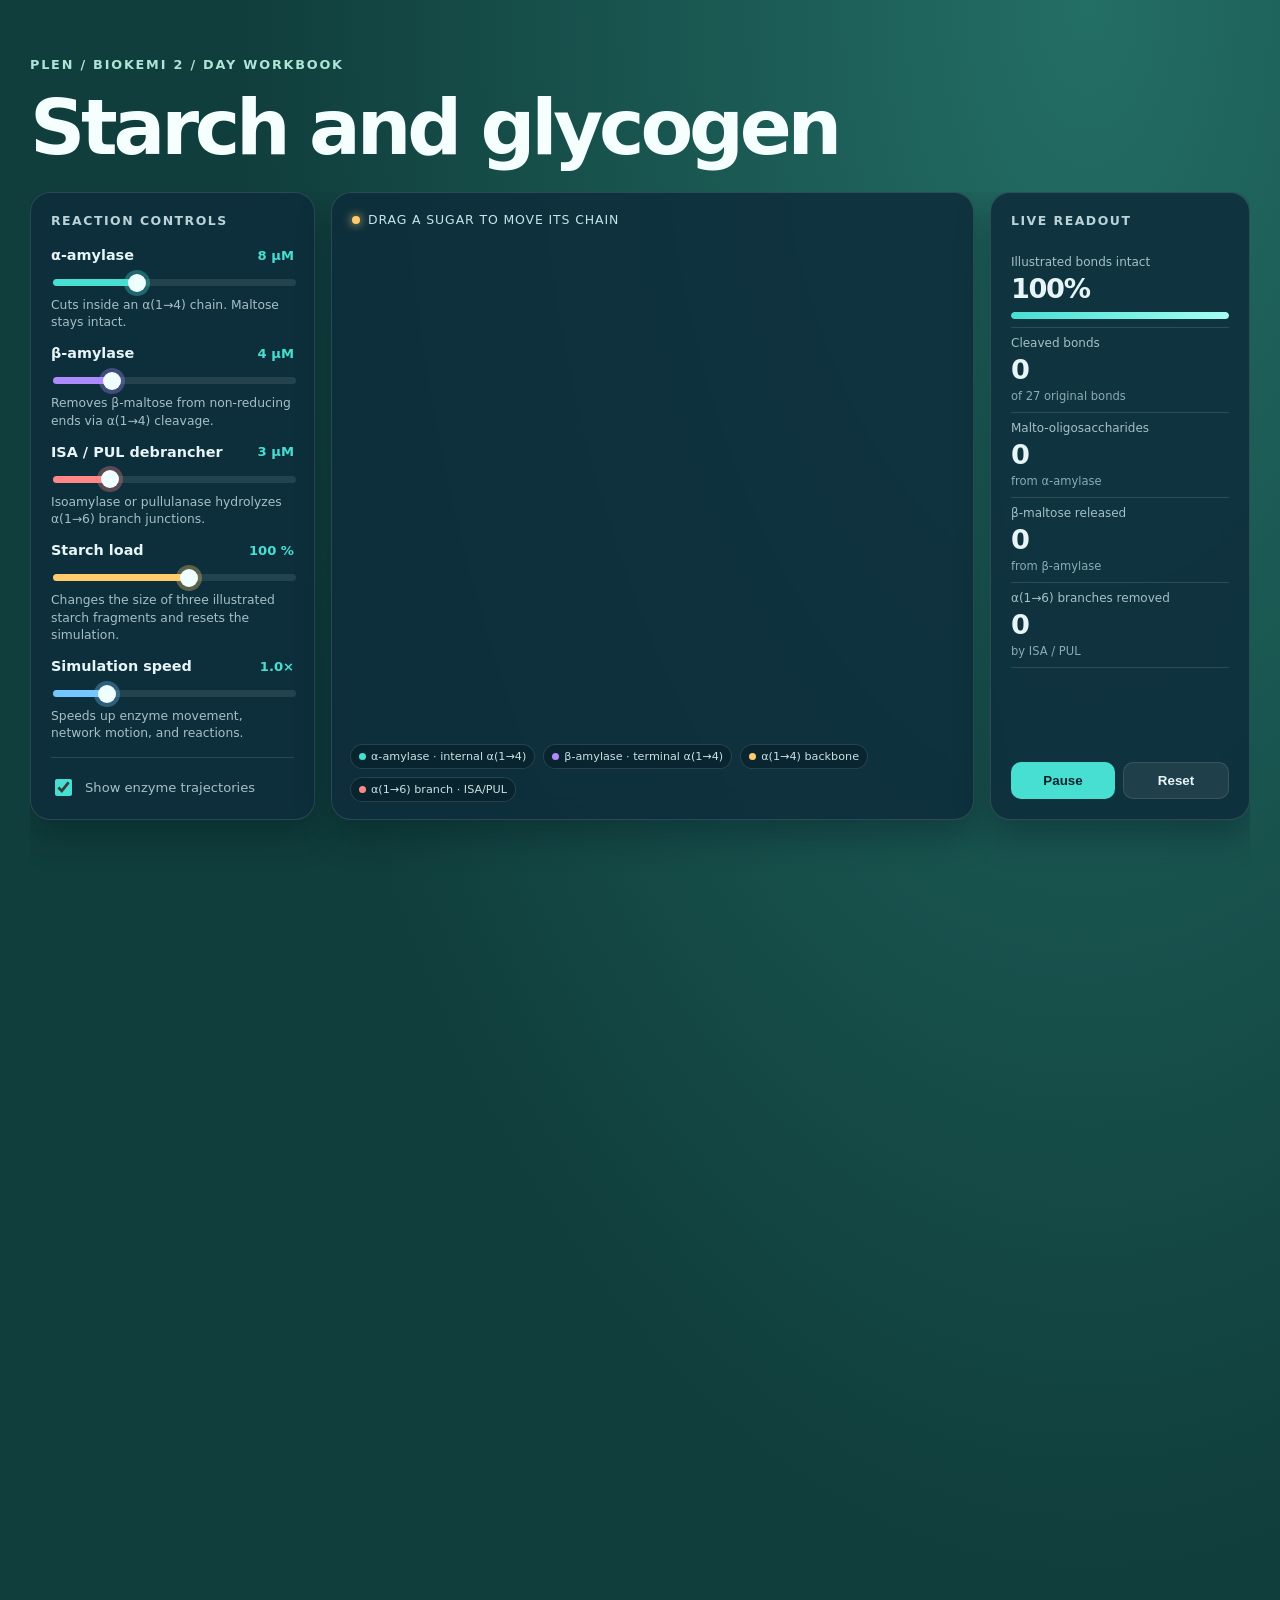
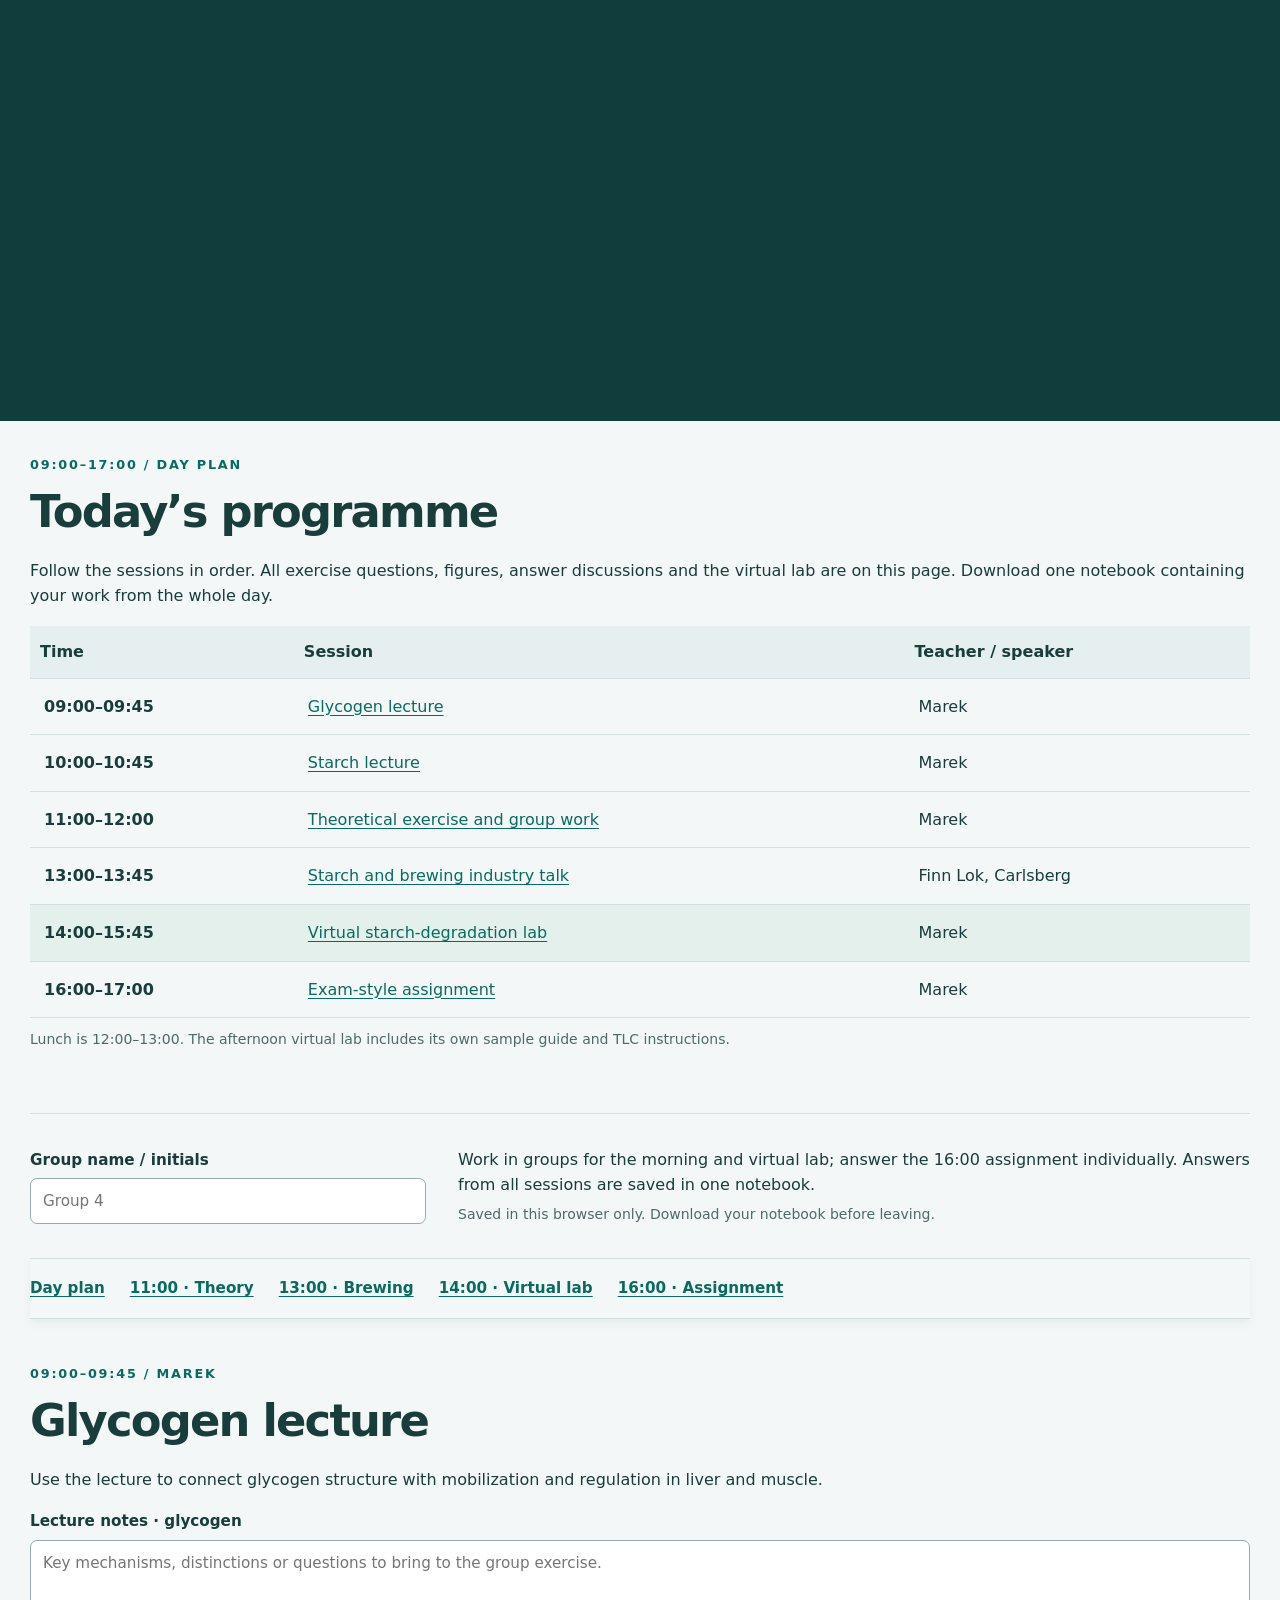
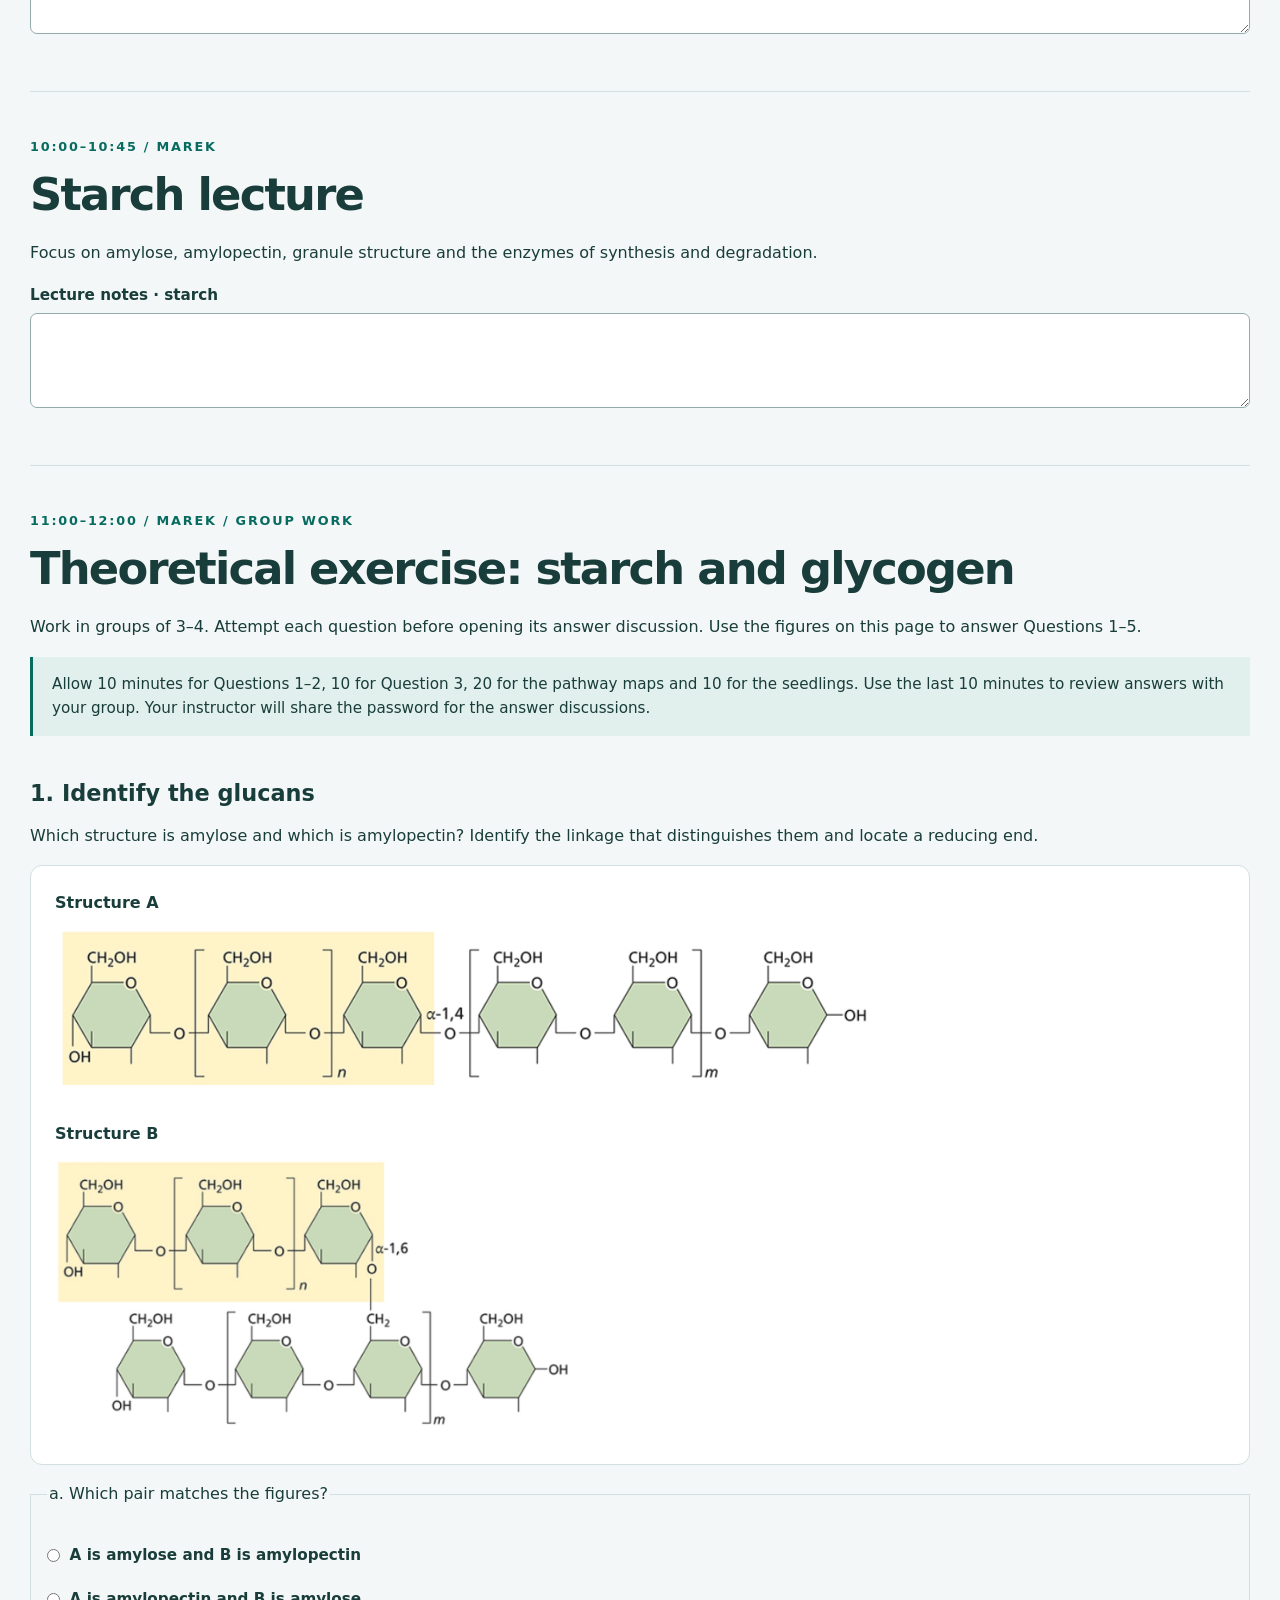
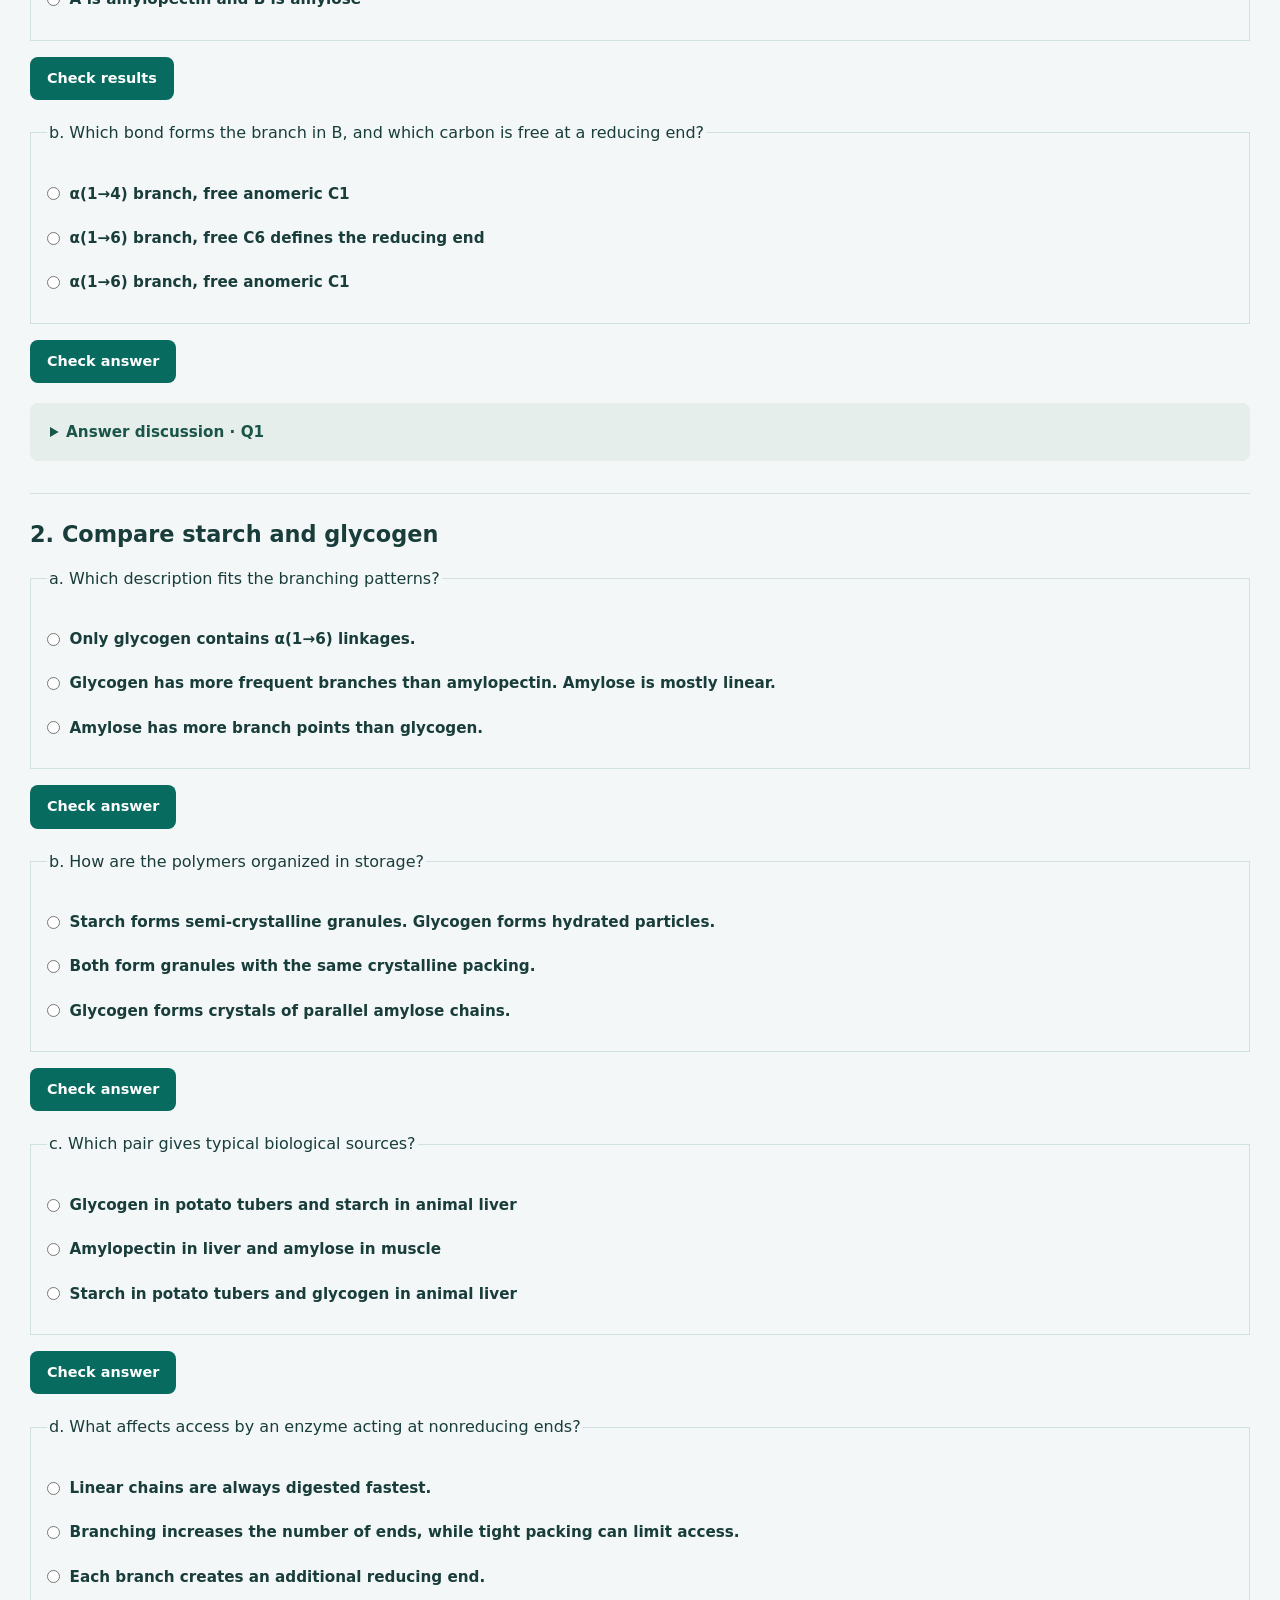
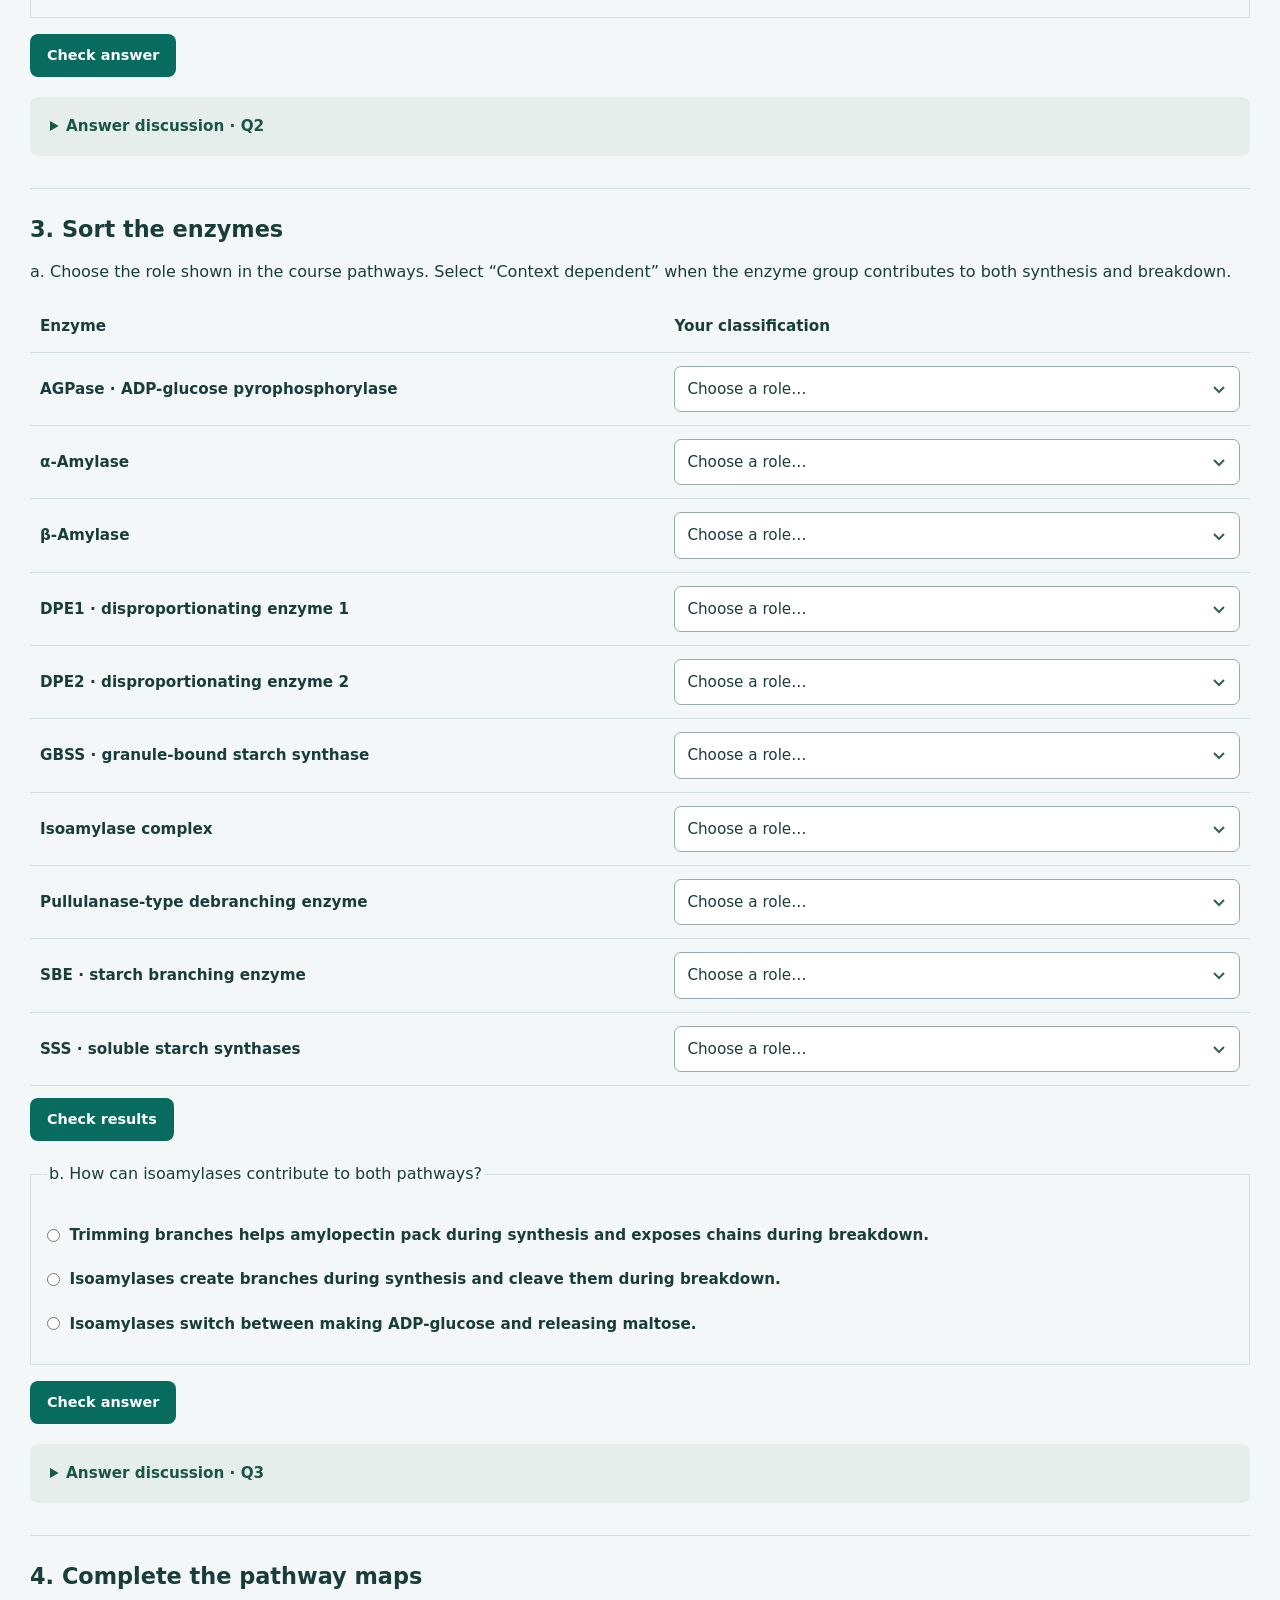
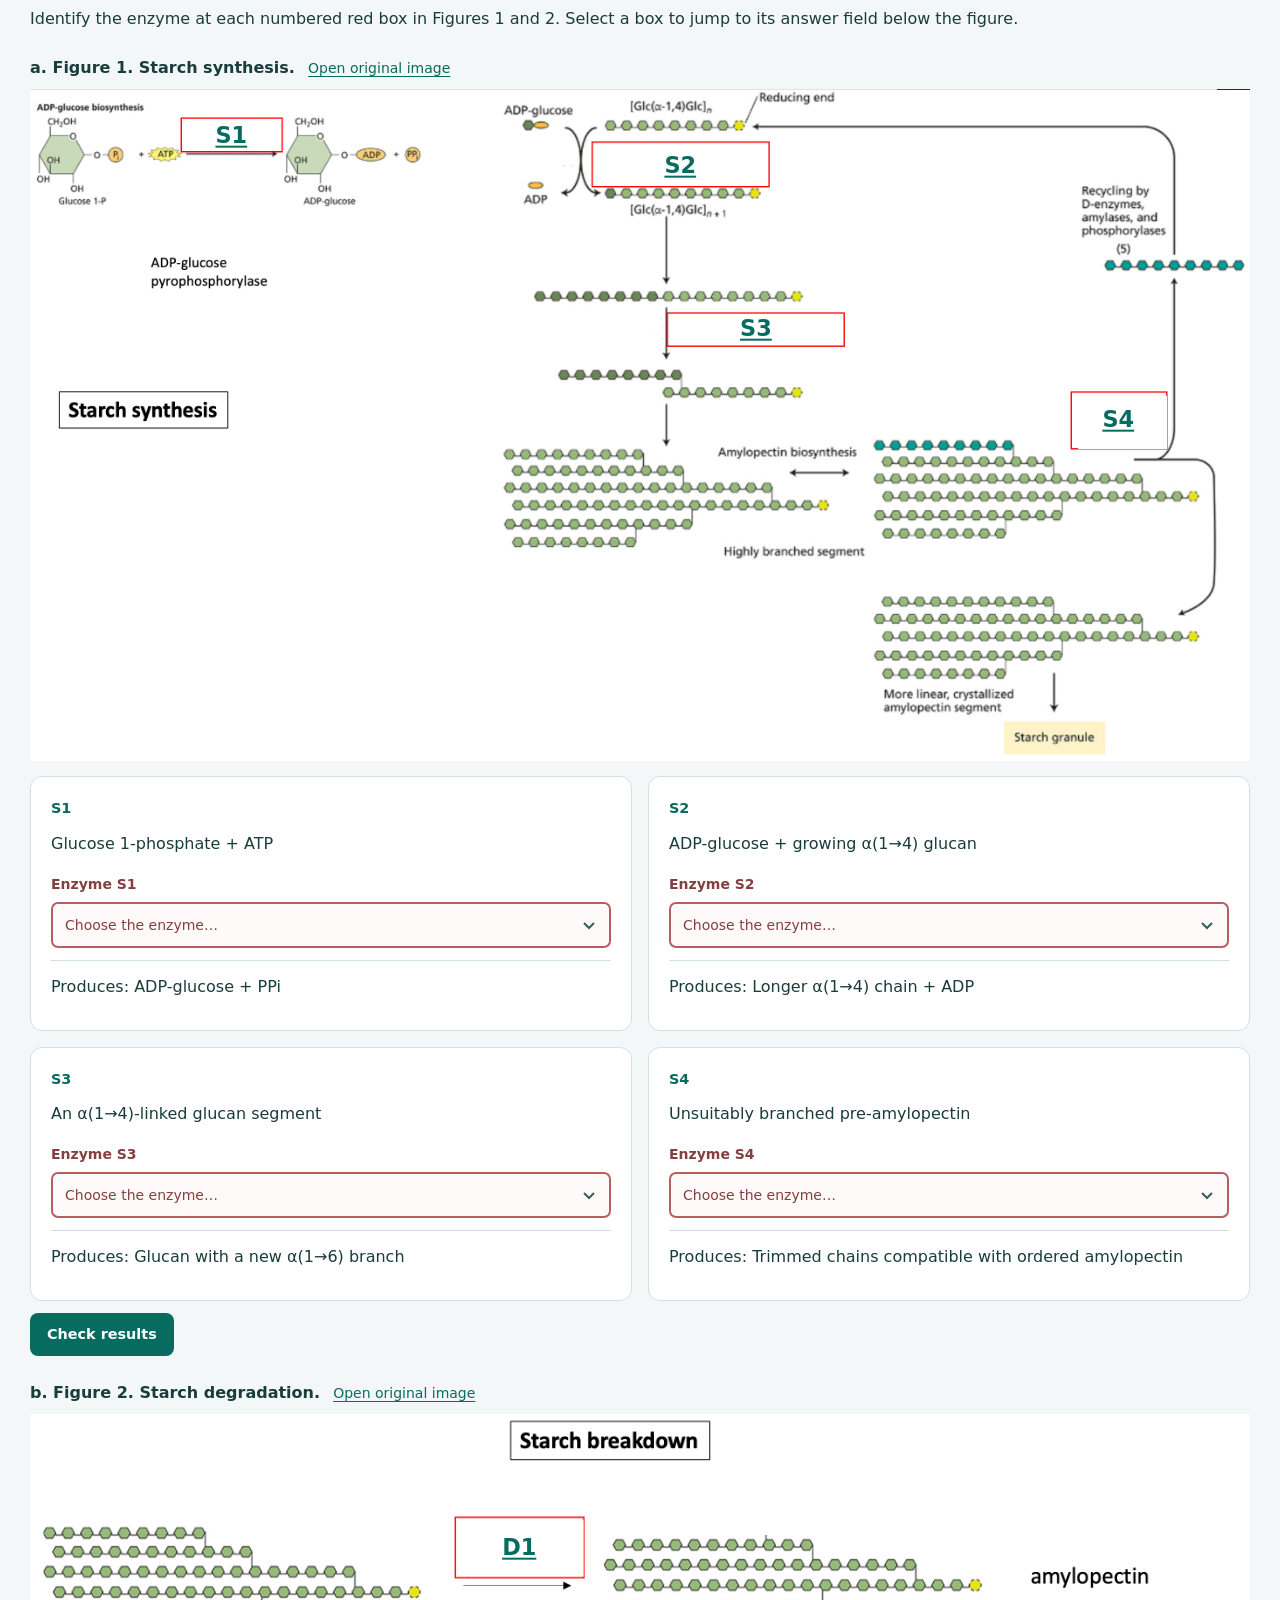
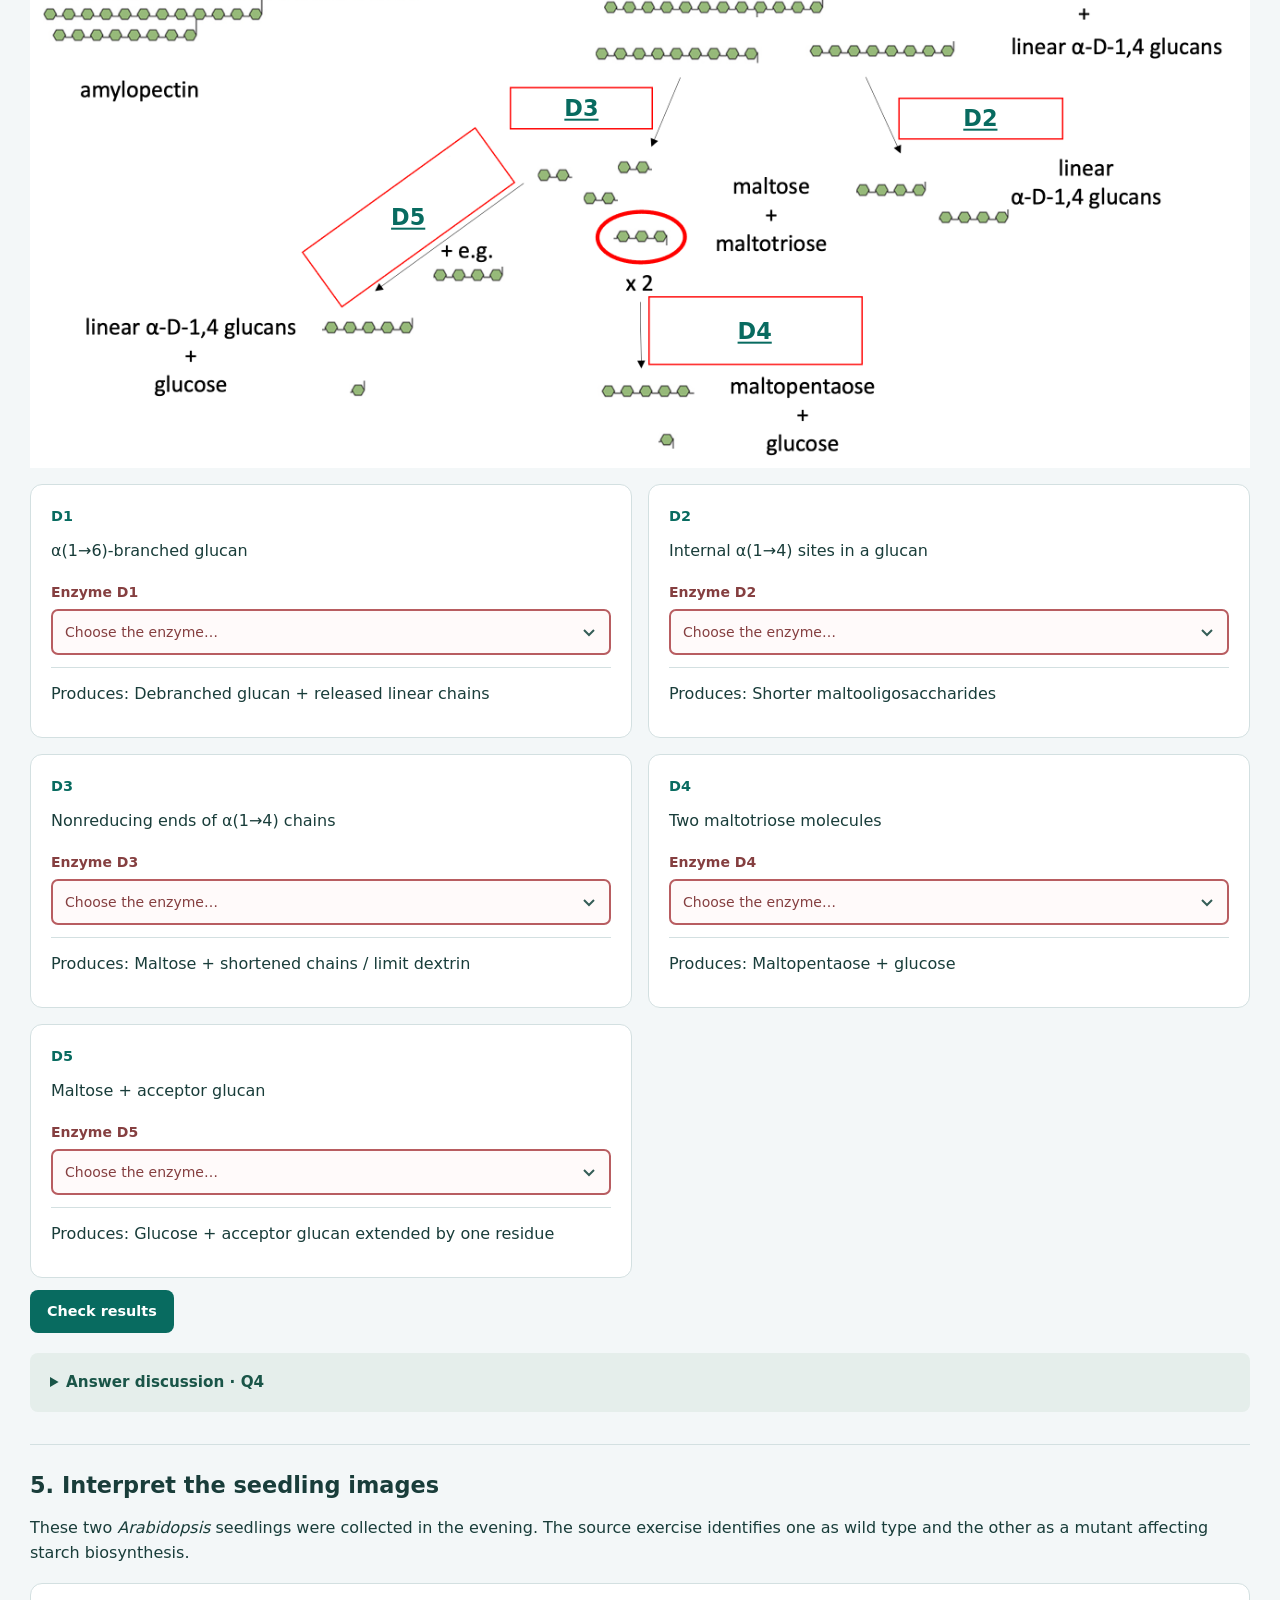
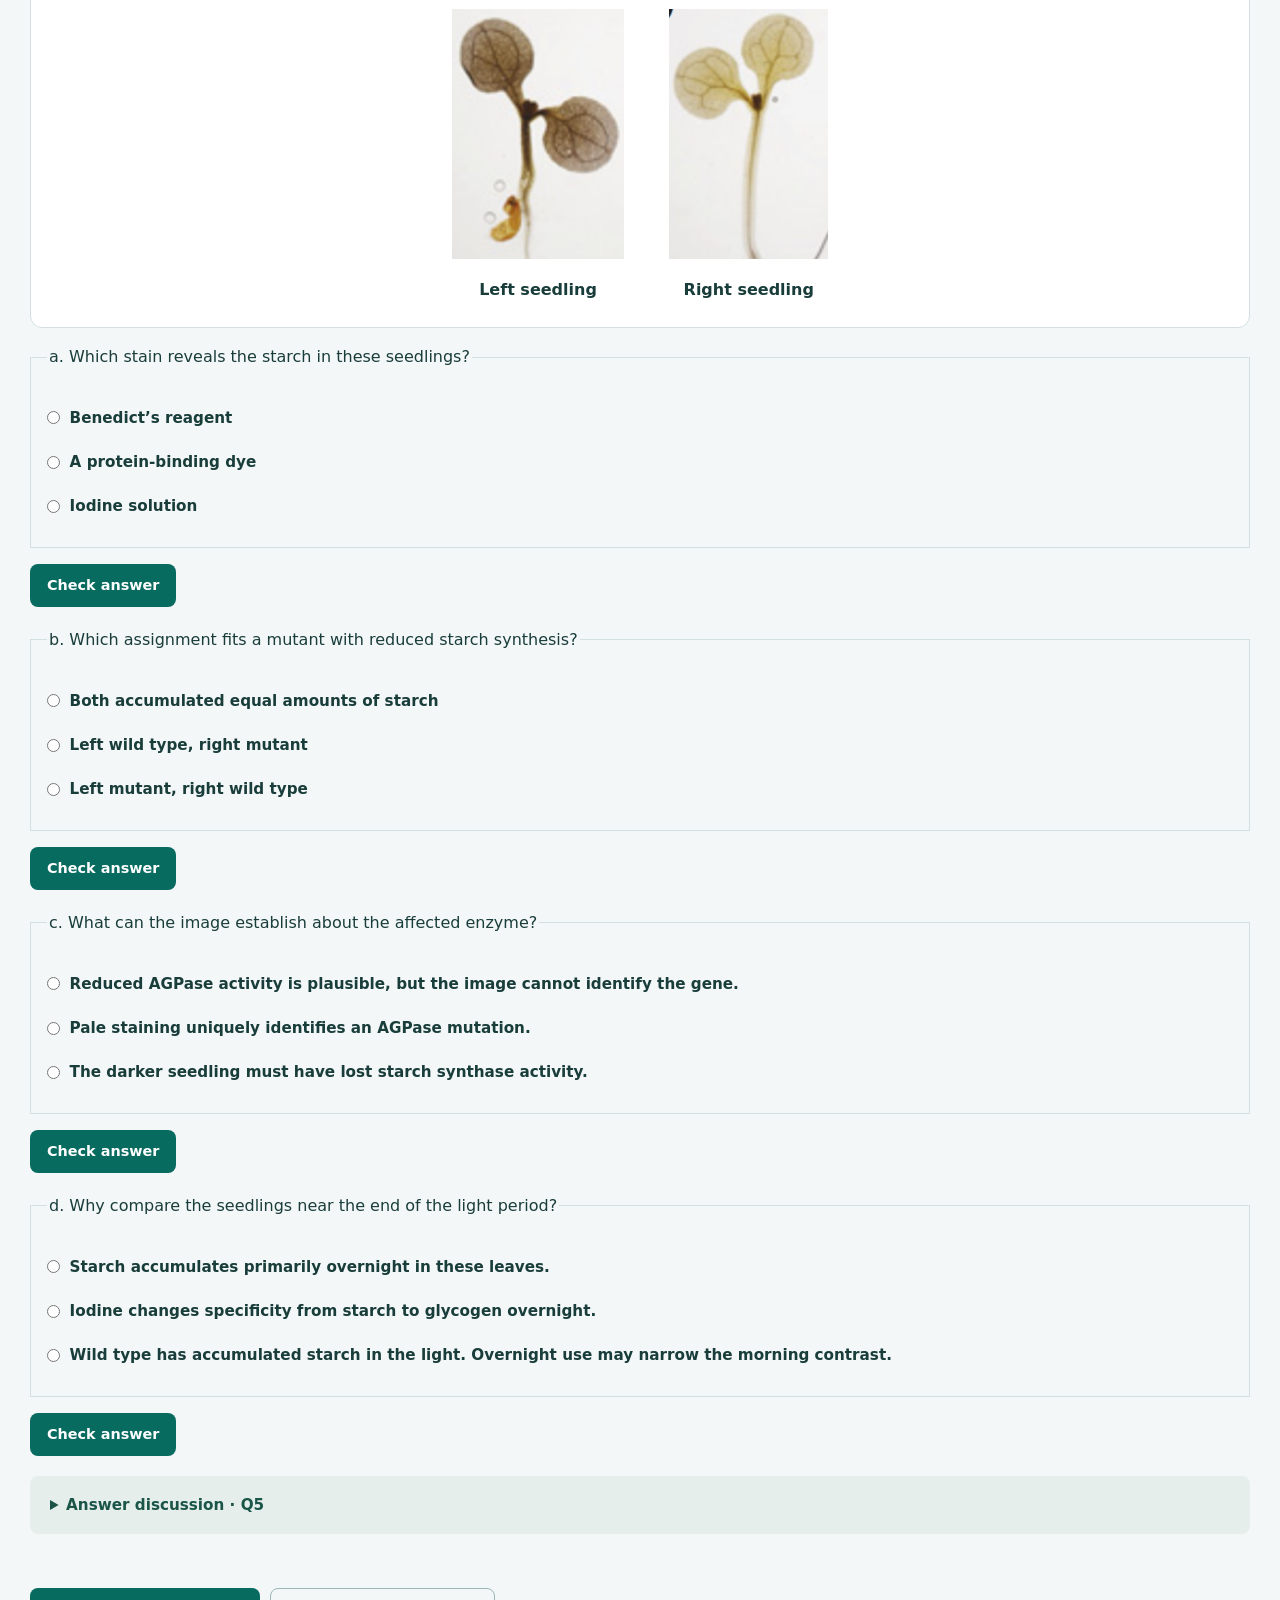
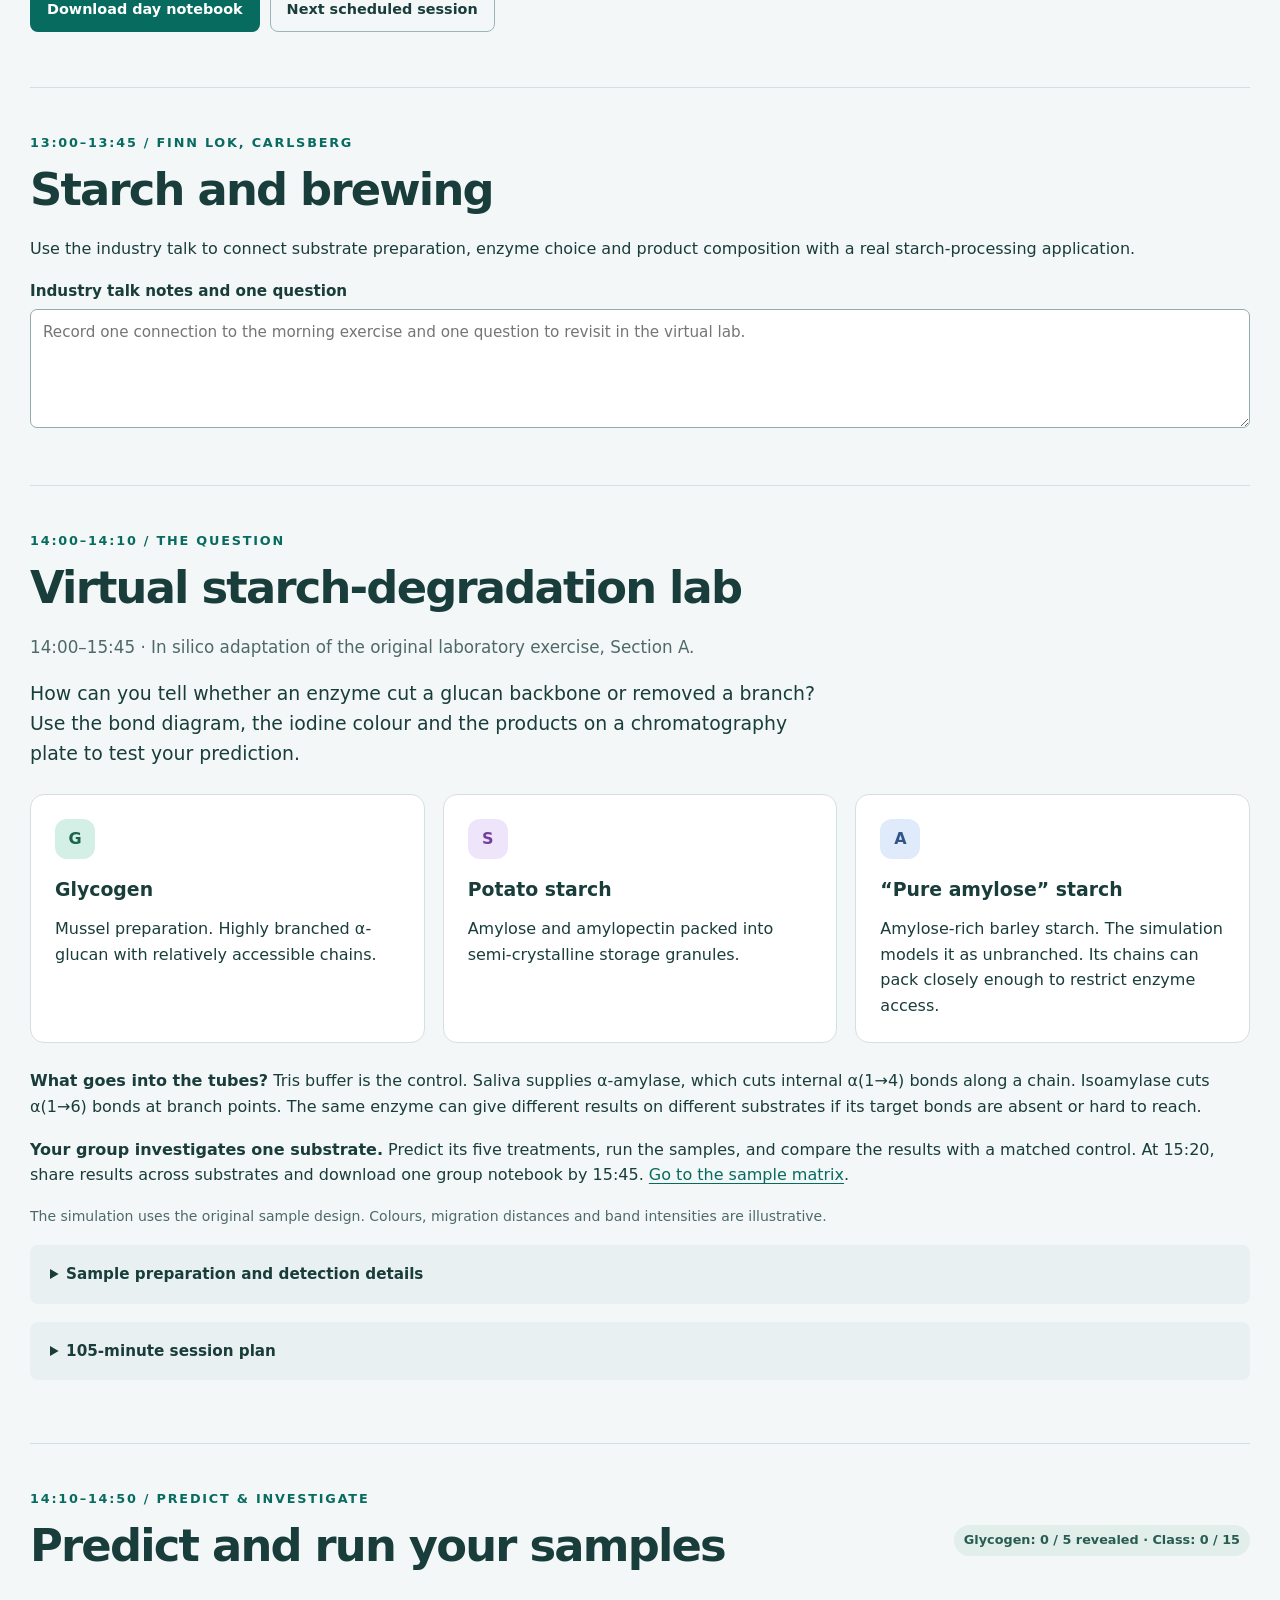
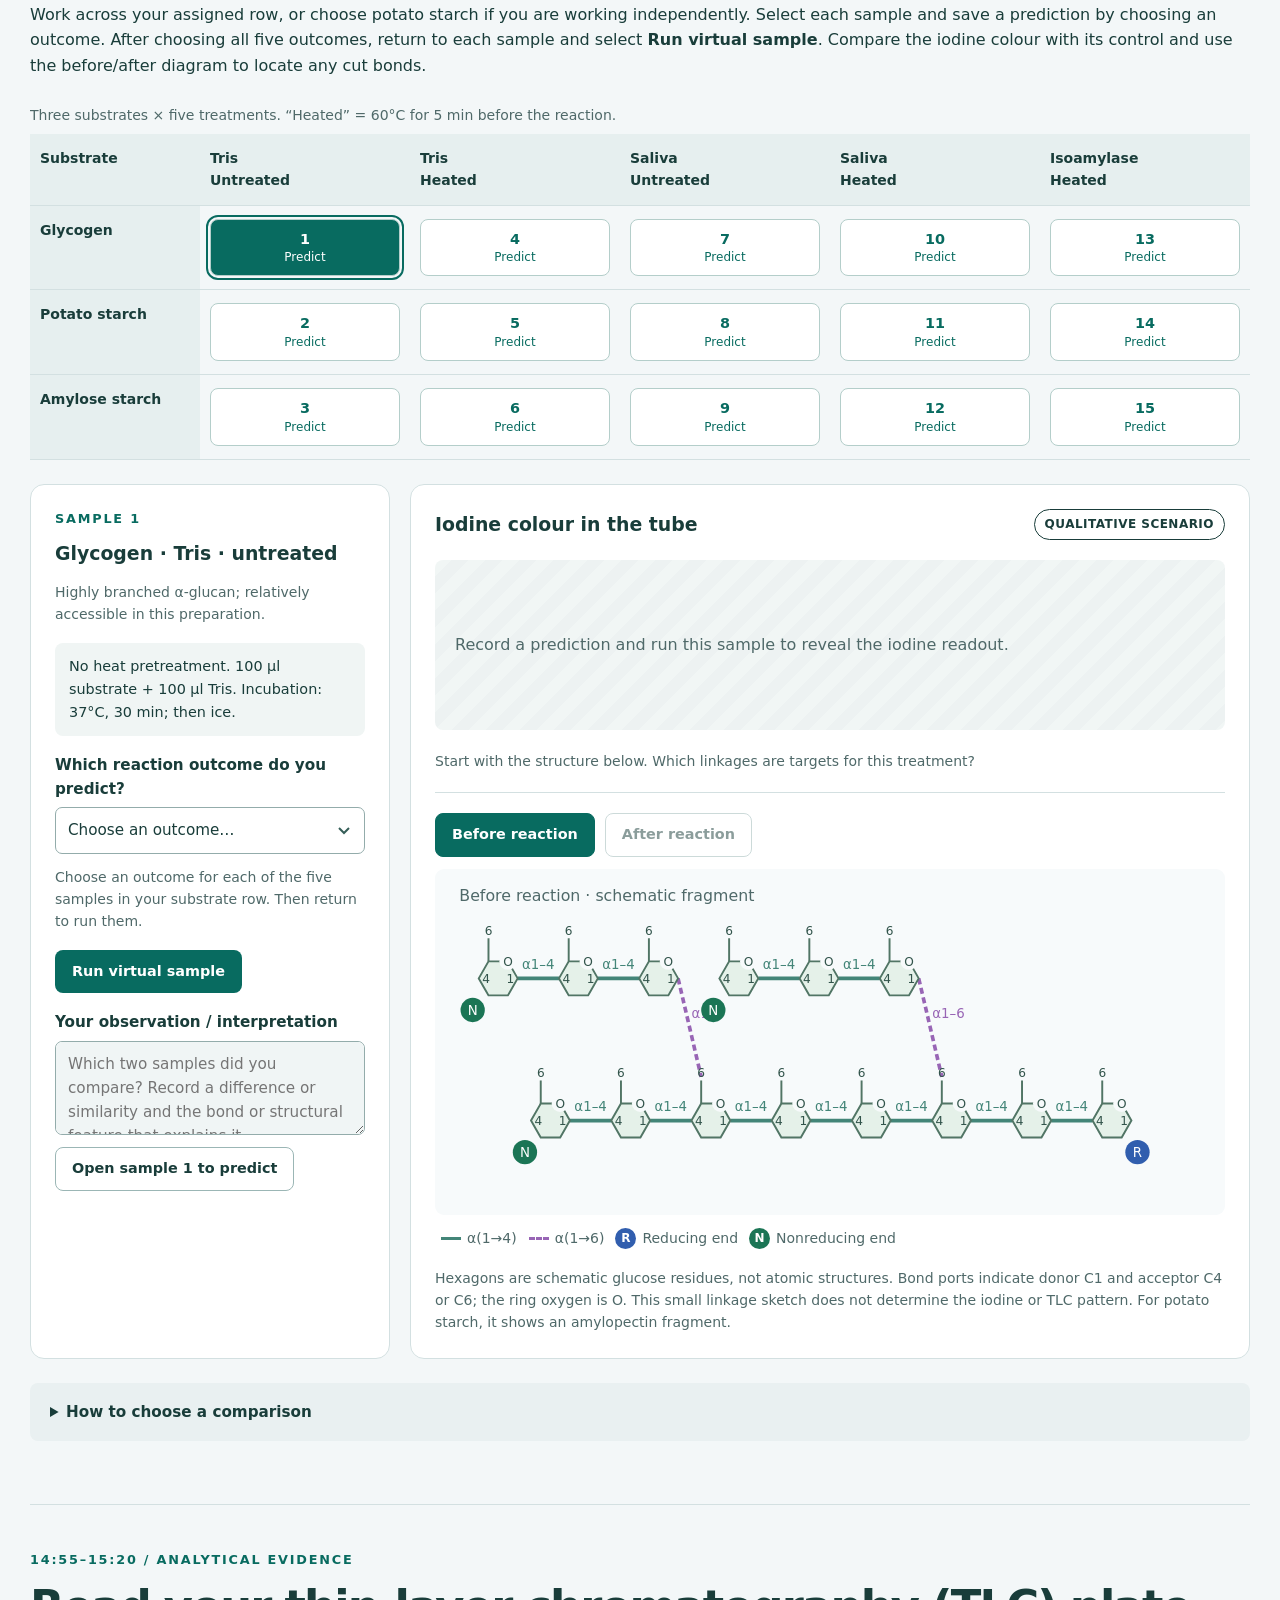
<file: index.html>
<!doctype html>
<html lang="en">
<head>
  <meta charset="utf-8"><meta name="viewport" content="width=device-width, initial-scale=1">
  <meta name="theme-color" content="#103e3c">
  <title>Biokemi 2 · Starch and glycogen day workbook</title>
  <link rel="stylesheet" href="workshop.css">
  <script src="workshop-model.js" defer></script><script src="workshop.js" defer></script>
<script defer src="answer-data.js"></script><script defer src="answer-lock.js"></script></head>
<body>
<header class="hero workbook-banner"><div class="wrap">
  <p class="eyebrow">PLEN / Biokemi 2 / Day workbook</p>
  <h1>Starch and glycogen</h1>
  <iframe id="starch-model" src="simulation.html" title="Interactive starch breakdown simulation"></iframe>
</div></header>
<main class="wrap">
<!-- DAY-PLAN -->
<section id="day-plan" class="exercise day-plan">
<p class="eyebrow">09:00–17:00 / Day plan</p><h2>Today’s programme</h2>
<p>Follow the sessions in order. All exercise questions, figures, answer discussions and the virtual lab are on this page. Download one notebook containing your work from the whole day.</p>
<div class="table-scroll"><table class="day-table"><thead><tr><th scope="col">Time</th><th scope="col">Session</th><th scope="col">Teacher / speaker</th></tr></thead><tbody>
<tr><td>09:00–09:45</td><td><a href="#glycogen-lecture">Glycogen lecture</a></td><td>Marek</td></tr>
<tr><td>10:00–10:45</td><td><a href="#starch-lecture">Starch lecture</a></td><td>Marek</td></tr>
<tr><td>11:00–12:00</td><td><a href="#theory">Theoretical exercise and group work</a></td><td>Marek</td></tr>
<tr><td>13:00–13:45</td><td><a href="#industry">Starch and brewing industry talk</a></td><td>Finn Lok, Carlsberg</td></tr>
<tr class="highlight-session"><td>14:00–15:45</td><td><a href="#brief">Virtual starch-degradation lab</a></td><td>Marek</td></tr>
<tr><td>16:00–17:00</td><td><a href="#exam">Exam-style assignment</a></td><td>Marek</td></tr>
</tbody></table></div>
<p class="small">Lunch is 12:00–13:00. The afternoon virtual lab includes its own sample guide and TLC instructions.</p>
</section>

<div class="setup"><label for="group">Group name / initials<input id="group" data-save="group" placeholder="Group 4"></label><div><p>Work in groups for the morning and virtual lab; answer the 16:00 assignment individually. Answers from all sessions are saved in one notebook.</p><p id="save-status" class="small" role="status">Download your notebook before leaving.</p></div></div>
<nav class="day-nav" aria-label="Day workbook sections"><a href="#day-plan">Day plan</a><a href="#theory">11:00 · Theory</a><a href="#industry">13:00 · Brewing</a><a href="#brief">14:00 · Virtual lab</a><a href="#exam">16:00 · Assignment</a></nav>
<noscript><p class="notice">Enable JavaScript to run the virtual lab. Enable JavaScript to save responses and unlock the answer discussions.</p></noscript>

<section id="glycogen-lecture" class="exercise lecture-session"><p class="eyebrow">09:00–09:45 / Marek</p><h2>Glycogen lecture</h2><p>Use the lecture to connect glycogen structure with mobilization and regulation in liver and muscle.</p><label>Lecture notes · glycogen<textarea data-save="lecture-glycogen" data-section="lectures" data-prompt="Glycogen lecture notes" rows="3" placeholder="Key mechanisms, distinctions or questions to bring to the group exercise."></textarea></label></section>
<section id="starch-lecture" class="exercise lecture-session"><p class="eyebrow">10:00–10:45 / Marek</p><h2>Starch lecture</h2><p>Focus on amylose, amylopectin, granule structure and the enzymes of synthesis and degradation.</p><label>Lecture notes · starch<textarea data-save="lecture-starch" data-section="lectures" data-prompt="Starch lecture notes" rows="3"></textarea></label></section>

<section id="theory" class="exercise day-session">
<p class="eyebrow">11:00–12:00 / Marek / Group work</p><h2>Theoretical exercise: starch and glycogen</h2>
<p>Work in groups of 3–4. Attempt each question before opening its answer discussion. Use the figures on this page to answer Questions 1–5.</p>
<p class="notice">Allow 10 minutes for Questions 1–2, 10 for Question 3, 20 for the pathway maps and 10 for the seedlings. Use the last 10 minutes to review answers with your group. Your instructor will share the password for the answer discussions.</p>

<article class="question" id="theory-q1"><h3>1. Identify the glucans</h3><p>Which structure is amylose and which is amylopectin? Identify the linkage that distinguishes them and locate a reducing end.</p>
<div class="structure-pair"><figure><figcaption><strong>Structure A</strong></figcaption><img src="assets/structure-a.png" alt="Structure A: glucose rings linked in an unbranched chain through α1,4 bonds, with a free anomeric hydroxyl at the right-hand end." width="832" height="157"></figure><figure><figcaption><strong>Structure B</strong></figcaption><img src="assets/structure-b.png" alt="Structure B: an α1,4-linked backbone bearing a side chain attached through an α1,6 linkage." width="594" height="308"></figure></div>
<div class="selection-exercise">
<fieldset data-save="glucan-pair" data-section="theory" data-prompt="Q1a. Identification of structures A and B">
<legend>a. Which pair matches the figures?</legend>
<label><input type="radio" name="glucan-pair" value="A: amylose, B: amylopectin"> A is amylose and B is amylopectin</label>
<label><input type="radio" name="glucan-pair" value="A: amylopectin, B: amylose"> A is amylopectin and B is amylose</label>
</fieldset>
<div class="check-controls" hidden>
  <button type="button" class="check-selections">Check results</button>
  <span role="status" class="check-summary"></span>
</div>
</div>
<div class="selection-exercise"><fieldset data-save="theory-1-mcq" data-section="theory" data-prompt="b. Which bond forms the branch in B, and which carbon is free at a reducing end?"><legend>b. Which bond forms the branch in B, and which carbon is free at a reducing end?</legend>
<label><input type="radio" name="theory-1-mcq" value="α(1→4) branch, free anomeric C1" data-feedback="C1 identifies the reducing end correctly. Trace the side chain to C6 on the parent glucose."> α(1→4) branch, free anomeric C1</label>
<label><input type="radio" name="theory-1-mcq" value="α(1→6) branch, free C6 defines the reducing end" data-feedback="C6 receives the branch. Reducing activity comes from the free anomeric carbon."> α(1→6) branch, free C6 defines the reducing end</label>
<label><input type="radio" name="theory-1-mcq" value="α(1→6) branch, free anomeric C1" data-feedback="A branch attaches to C6 of the parent chain. The reducing-end glucose can open because its C1 is free." data-correct> α(1→6) branch, free anomeric C1</label>
</fieldset><div class="check-controls" hidden><button type="button" class="check-selections">Check answer</button> <span role="status" class="check-summary"></span></div></div>
<label hidden data-legacy-response>Earlier written response<textarea data-save="theory-1" data-section="theory" data-prompt="Q1b. Linkages and reducing end" rows="3"></textarea></label>
<details class="answer"><summary>Answer discussion · Q1</summary><div data-answer-key="q1">Unlock answers with JavaScript enabled.</div></details></article>

<article class="question" id="theory-q2"><h3>2. Compare starch and glycogen</h3>
<div class="selection-exercise"><fieldset data-save="theory-2-mcq" data-section="theory" data-prompt="a. Which description fits the branching patterns?"><legend>a. Which description fits the branching patterns?</legend>
<label><input type="radio" name="theory-2-mcq" value="Only glycogen contains α(1→6) linkages." data-feedback="Amylopectin also contains α(1→6) junctions. Their spacing differs."> Only glycogen contains α(1→6) linkages.</label>
<label><input type="radio" name="theory-2-mcq" value="Glycogen has more frequent branches than amylopectin. Amylose is mostly linear." data-feedback="Short intervals between glycogen branches give it many nonreducing ends." data-correct> Glycogen has more frequent branches than amylopectin. Amylose is mostly linear.</label>
<label><input type="radio" name="theory-2-mcq" value="Amylose has more branch points than glycogen." data-feedback="Amylose consists mainly of long α(1→4) chains. Look for the starch component with α(1→6) junctions."> Amylose has more branch points than glycogen.</label>
</fieldset><div class="check-controls" hidden><button type="button" class="check-selections">Check answer</button> <span role="status" class="check-summary"></span></div></div>
<label hidden data-legacy-response>Earlier written response<textarea data-save="theory-2" data-section="theory" data-prompt="Q2a–d. Branching, physical organization, occurrence and accessibility" rows="4"></textarea></label>
<div class="selection-exercise"><fieldset data-save="theory-2b-mcq" data-section="theory" data-prompt="b. How are the polymers organized in storage?"><legend>b. How are the polymers organized in storage?</legend>
<label><input type="radio" name="theory-2b-mcq" value="Starch forms semi-crystalline granules. Glycogen forms hydrated particles." data-feedback="Amylopectin chains pack into ordered regions in starch granules. Glycogen particles are largely amorphous and generally more accessible to enzymes." data-correct> Starch forms semi-crystalline granules. Glycogen forms hydrated particles.</label>
<label><input type="radio" name="theory-2b-mcq" value="Both form granules with the same crystalline packing." data-feedback="Frequent glycogen branches limit the long-range packing found in starch."> Both form granules with the same crystalline packing.</label>
<label><input type="radio" name="theory-2b-mcq" value="Glycogen forms crystals of parallel amylose chains." data-feedback="Amylose is a starch component. Glycogen consists of its own branched chains."> Glycogen forms crystals of parallel amylose chains.</label>
</fieldset><div class="check-controls" hidden><button type="button" class="check-selections">Check answer</button> <span role="status" class="check-summary"></span></div></div>
<div class="selection-exercise"><fieldset data-save="theory-2c-mcq" data-section="theory" data-prompt="c. Which pair gives typical biological sources?"><legend>c. Which pair gives typical biological sources?</legend>
<label><input type="radio" name="theory-2c-mcq" value="Glycogen in potato tubers and starch in animal liver" data-feedback="Think of the reserve plants accumulate in tubers and animals mobilize from liver."> Glycogen in potato tubers and starch in animal liver</label>
<label><input type="radio" name="theory-2c-mcq" value="Amylopectin in liver and amylose in muscle" data-feedback="These are both components of plant starch."> Amylopectin in liver and amylose in muscle</label>
<label><input type="radio" name="theory-2c-mcq" value="Starch in potato tubers and glycogen in animal liver" data-feedback="Potato stores starch in its tubers. Liver and muscle store glycogen, which also occurs in fungi and some microorganisms." data-correct> Starch in potato tubers and glycogen in animal liver</label>
</fieldset><div class="check-controls" hidden><button type="button" class="check-selections">Check answer</button> <span role="status" class="check-summary"></span></div></div>
<div class="selection-exercise"><fieldset data-save="theory-2d-mcq" data-section="theory" data-prompt="d. What affects access by an enzyme acting at nonreducing ends?"><legend>d. What affects access by an enzyme acting at nonreducing ends?</legend>
<label><input type="radio" name="theory-2d-mcq" value="Linear chains are always digested fastest." data-feedback="Even an unbranched chain can be packed into enzyme-resistant material."> Linear chains are always digested fastest.</label>
<label><input type="radio" name="theory-2d-mcq" value="Branching increases the number of ends, while tight packing can limit access." data-feedback="An end must be physically accessible before an enzyme can bind it." data-correct> Branching increases the number of ends, while tight packing can limit access.</label>
<label><input type="radio" name="theory-2d-mcq" value="Each branch creates an additional reducing end." data-feedback="Each new branch supplies a nonreducing end. A connected glucan has one reducing end."> Each branch creates an additional reducing end.</label>
</fieldset><div class="check-controls" hidden><button type="button" class="check-selections">Check answer</button> <span role="status" class="check-summary"></span></div></div>
<details class="answer"><summary>Answer discussion · Q2</summary><div data-answer-key="q2">Unlock answers with JavaScript enabled.</div></details></article>

<article class="question" id="theory-q3"><h3>3. Sort the enzymes</h3><p>a. Choose the role shown in the course pathways. Select “Context dependent” when the enzyme group contributes to both synthesis and breakdown.</p>
<div class="selection-exercise">
<div class="table-scroll"><table class="enzyme-table"><thead><tr><th scope="col">Enzyme</th><th scope="col">Your classification</th></tr></thead><tbody>
<tr><th scope="row">AGPase · ADP-glucose pyrophosphorylase</th><td><select aria-label="Classify AGPase · ADP-glucose pyrophosphorylase" data-save="theory-3-agpase" data-section="theory" data-prompt="Q3a. AGPase · ADP-glucose pyrophosphorylase"><option value="">Choose a role…</option><option>Synthesis</option><option>Breakdown / product metabolism</option><option>Context dependent</option></select></td></tr><tr><th scope="row">α-Amylase</th><td><select aria-label="Classify α-Amylase" data-save="theory-3-alpha" data-section="theory" data-prompt="Q3a. α-Amylase"><option value="">Choose a role…</option><option>Synthesis</option><option>Breakdown / product metabolism</option><option>Context dependent</option></select></td></tr><tr><th scope="row">β-Amylase</th><td><select aria-label="Classify β-Amylase" data-save="theory-3-beta" data-section="theory" data-prompt="Q3a. β-Amylase"><option value="">Choose a role…</option><option>Synthesis</option><option>Breakdown / product metabolism</option><option>Context dependent</option></select></td></tr><tr><th scope="row">DPE1 · disproportionating enzyme 1</th><td><select aria-label="Classify DPE1 · disproportionating enzyme 1" data-save="theory-3-dpe1" data-section="theory" data-prompt="Q3a. DPE1 · disproportionating enzyme 1"><option value="">Choose a role…</option><option>Synthesis</option><option>Breakdown / product metabolism</option><option>Context dependent</option></select></td></tr><tr><th scope="row">DPE2 · disproportionating enzyme 2</th><td><select aria-label="Classify DPE2 · disproportionating enzyme 2" data-save="theory-3-dpe2" data-section="theory" data-prompt="Q3a. DPE2 · disproportionating enzyme 2"><option value="">Choose a role…</option><option>Synthesis</option><option>Breakdown / product metabolism</option><option>Context dependent</option></select></td></tr><tr><th scope="row">GBSS · granule-bound starch synthase</th><td><select aria-label="Classify GBSS · granule-bound starch synthase" data-save="theory-3-gbss" data-section="theory" data-prompt="Q3a. GBSS · granule-bound starch synthase"><option value="">Choose a role…</option><option>Synthesis</option><option>Breakdown / product metabolism</option><option>Context dependent</option></select></td></tr><tr><th scope="row">Isoamylase complex</th><td><select aria-label="Classify Isoamylase complex" data-save="theory-3-isa" data-section="theory" data-prompt="Q3a. Isoamylase complex"><option value="">Choose a role…</option><option>Synthesis</option><option>Breakdown / product metabolism</option><option>Context dependent</option></select></td></tr><tr><th scope="row">Pullulanase-type debranching enzyme</th><td><select aria-label="Classify Pullulanase-type debranching enzyme" data-save="theory-3-pul" data-section="theory" data-prompt="Q3a. Pullulanase-type debranching enzyme"><option value="">Choose a role…</option><option>Synthesis</option><option>Breakdown / product metabolism</option><option>Context dependent</option></select></td></tr><tr><th scope="row">SBE · starch branching enzyme</th><td><select aria-label="Classify SBE · starch branching enzyme" data-save="theory-3-sbe" data-section="theory" data-prompt="Q3a. SBE · starch branching enzyme"><option value="">Choose a role…</option><option>Synthesis</option><option>Breakdown / product metabolism</option><option>Context dependent</option></select></td></tr><tr><th scope="row">SSS · soluble starch synthases</th><td><select aria-label="Classify SSS · soluble starch synthases" data-save="theory-3-sss" data-section="theory" data-prompt="Q3a. SSS · soluble starch synthases"><option value="">Choose a role…</option><option>Synthesis</option><option>Breakdown / product metabolism</option><option>Context dependent</option></select></td></tr>
</tbody></table></div>
<div class="check-controls" hidden>
  <button type="button" class="check-selections">Check results</button>
  <span role="status" class="check-summary"></span>
</div>
</div>
<div class="selection-exercise"><fieldset data-save="theory-3-reason-mcq" data-section="theory" data-prompt="b. How can isoamylases contribute to both pathways?"><legend>b. How can isoamylases contribute to both pathways?</legend>
<label><input type="radio" name="theory-3-reason-mcq" value="Trimming branches helps amylopectin pack during synthesis and exposes chains during breakdown." data-feedback="The same bond cleavage has a different consequence in a growing granule and in a reserve being mobilized." data-correct> Trimming branches helps amylopectin pack during synthesis and exposes chains during breakdown.</label>
<label><input type="radio" name="theory-3-reason-mcq" value="Isoamylases create branches during synthesis and cleave them during breakdown." data-feedback="The branching enzyme creates α(1→6) bonds. Isoamylases hydrolyse them."> Isoamylases create branches during synthesis and cleave them during breakdown.</label>
<label><input type="radio" name="theory-3-reason-mcq" value="Isoamylases switch between making ADP-glucose and releasing maltose." data-feedback="ADP-glucose formation and maltose release involve other enzymes. Follow the branch linkage instead."> Isoamylases switch between making ADP-glucose and releasing maltose.</label>
</fieldset><div class="check-controls" hidden><button type="button" class="check-selections">Check answer</button> <span role="status" class="check-summary"></span></div></div>
<label hidden data-legacy-response>Earlier written response<textarea data-save="theory-3-reason" data-section="theory" data-prompt="Q3b. Reasoning about enzyme classification and isoforms" rows="3"></textarea></label>
<details class="answer"><summary>Answer discussion · Q3</summary><div data-answer-key="q3">Unlock answers with JavaScript enabled.</div></details></article>

<article class="question" id="theory-q4"><h3>4. Complete the pathway maps</h3><p>Identify the enzyme at each numbered red box in Figures 1 and 2. Select a box to jump to its answer field below the figure.</p>
<figure class="pathway-figure" id="figure-starch-synthesis">
  <figcaption><strong>a. Figure 1. Starch synthesis.</strong> <a href="assets/starch-synthesis.png">Open original image</a></figcaption>
  <div class="pathway-image">
    <img src="assets/starch-synthesis.png" alt="Synthesis from glucose 1-phosphate through ADP-glucose, chain elongation, branching and trimming to form an ordered starch granule.">
    <a class="pathway-marker" href="#path-S1" aria-label="Go to enzyme S1" style="left: 16.5%; top: 6.9%">S1</a>
    <a class="pathway-marker" href="#path-S2" aria-label="Go to enzyme S2" style="left: 53.3%; top: 11.3%">S2</a>
    <a class="pathway-marker" href="#path-S3" aria-label="Go to enzyme S3" style="left: 59.5%; top: 35.6%">S3</a>
    <a class="pathway-marker" href="#path-S4" aria-label="Go to enzyme S4" style="left: 89.2%; top: 49.2%">S4</a>
  </div>
</figure>
<div class="selection-exercise">
<div class="pathway-map" aria-label="Starch synthesis reaction map">
<div class="reaction-step"><span class="reaction-label">S1</span><p>Glucose 1-phosphate + ATP</p><label for="path-S1">Enzyme S1<select id="path-S1" data-save="theory-4-s1" data-section="theory" data-prompt="Q4a. Enzyme S1: Glucose 1-phosphate + ATP to ADP-glucose + PPi"><option value="">Choose the enzyme…</option>
  <option value="AGPase">ADP-glucose pyrophosphorylase (AGPase)</option>
  <option value="Starch synthases (SSS / GBSS)">Starch synthase (SSS for amylopectin, GBSS for amylose)</option>
  <option value="SBE">Starch branching enzyme (SBE)</option>
  <option value="Isoamylase / pullulanase-type debrancher">Isoamylase complex or pullulanase (debranching enzymes)</option>
  <option value="α-Amylase">α-Amylase</option>
  <option value="β-Amylase">β-Amylase</option>
  <option value="DPE1">Disproportionating enzyme 1 (DPE1)</option>
  <option value="DPE2">Disproportionating enzyme 2 (DPE2)</option></select></label><p class="reaction-product">Produces: ADP-glucose + PPi</p></div><div class="reaction-step"><span class="reaction-label">S2</span><p>ADP-glucose + growing α(1→4) glucan</p><label for="path-S2">Enzyme S2<select id="path-S2" data-save="theory-4-s2" data-section="theory" data-prompt="Q4a. Enzyme S2: ADP-glucose + growing α(1→4) glucan to Longer α(1→4) chain + ADP"><option value="">Choose the enzyme…</option>
  <option value="AGPase">ADP-glucose pyrophosphorylase (AGPase)</option>
  <option value="Starch synthases (SSS / GBSS)">Starch synthase (SSS for amylopectin, GBSS for amylose)</option>
  <option value="SBE">Starch branching enzyme (SBE)</option>
  <option value="Isoamylase / pullulanase-type debrancher">Isoamylase complex or pullulanase (debranching enzymes)</option>
  <option value="α-Amylase">α-Amylase</option>
  <option value="β-Amylase">β-Amylase</option>
  <option value="DPE1">Disproportionating enzyme 1 (DPE1)</option>
  <option value="DPE2">Disproportionating enzyme 2 (DPE2)</option></select></label><p class="reaction-product">Produces: Longer α(1→4) chain + ADP</p></div><div class="reaction-step"><span class="reaction-label">S3</span><p>An α(1→4)-linked glucan segment</p><label for="path-S3">Enzyme S3<select id="path-S3" data-save="theory-4-s3" data-section="theory" data-prompt="Q4a. Enzyme S3: An α(1→4)-linked glucan segment to Glucan with a new α(1→6) branch"><option value="">Choose the enzyme…</option>
  <option value="AGPase">ADP-glucose pyrophosphorylase (AGPase)</option>
  <option value="Starch synthases (SSS / GBSS)">Starch synthase (SSS for amylopectin, GBSS for amylose)</option>
  <option value="SBE">Starch branching enzyme (SBE)</option>
  <option value="Isoamylase / pullulanase-type debrancher">Isoamylase complex or pullulanase (debranching enzymes)</option>
  <option value="α-Amylase">α-Amylase</option>
  <option value="β-Amylase">β-Amylase</option>
  <option value="DPE1">Disproportionating enzyme 1 (DPE1)</option>
  <option value="DPE2">Disproportionating enzyme 2 (DPE2)</option></select></label><p class="reaction-product">Produces: Glucan with a new α(1→6) branch</p></div><div class="reaction-step"><span class="reaction-label">S4</span><p>Unsuitably branched pre-amylopectin</p><label for="path-S4">Enzyme S4<select id="path-S4" data-save="theory-4-s4" data-section="theory" data-prompt="Q4a. Enzyme S4: Unsuitably branched pre-amylopectin to Trimmed chains compatible with ordered amylopectin"><option value="">Choose the enzyme…</option>
  <option value="AGPase">ADP-glucose pyrophosphorylase (AGPase)</option>
  <option value="Starch synthases (SSS / GBSS)">Starch synthase (SSS for amylopectin, GBSS for amylose)</option>
  <option value="SBE">Starch branching enzyme (SBE)</option>
  <option value="Isoamylase / pullulanase-type debrancher">Isoamylase complex or pullulanase (debranching enzymes)</option>
  <option value="α-Amylase">α-Amylase</option>
  <option value="β-Amylase">β-Amylase</option>
  <option value="DPE1">Disproportionating enzyme 1 (DPE1)</option>
  <option value="DPE2">Disproportionating enzyme 2 (DPE2)</option></select></label><p class="reaction-product">Produces: Trimmed chains compatible with ordered amylopectin</p></div>
</div>
<div class="check-controls" hidden>
  <button type="button" class="check-selections">Check results</button>
  <span role="status" class="check-summary"></span>
</div>
</div>
<figure class="pathway-figure" id="figure-starch-degradation">
  <figcaption><strong>b. Figure 2. Starch degradation.</strong> <a href="assets/starch-degradation.png">Open original image</a></figcaption>
  <div class="pathway-image">
    <img src="assets/starch-degradation.png" alt="Amylopectin releases linear glucans. Separate arrows trace their breakdown and the subsequent metabolism of maltose and maltotriose.">
    <a class="pathway-marker" href="#path-D1" aria-label="Go to enzyme D1" style="left: 40.1%; top: 20.3%">D1</a>
    <a class="pathway-marker" href="#path-D2" aria-label="Go to enzyme D2" style="left: 77.9%; top: 46.5%">D2</a>
    <a class="pathway-marker" href="#path-D3" aria-label="Go to enzyme D3" style="left: 45.2%; top: 45.0%">D3</a>
    <a class="pathway-marker" href="#path-D4" aria-label="Go to enzyme D4" style="left: 59.4%; top: 79.0%">D4</a>
    <a class="pathway-marker" href="#path-D5" aria-label="Go to enzyme D5" style="left: 31%; top: 61.6%">D5</a>
  </div>
</figure>
<div class="selection-exercise">
<div class="pathway-map" aria-label="Starch breakdown reaction map">
<div class="reaction-step"><span class="reaction-label">D1</span><p>α(1→6)-branched glucan</p><label for="path-D1">Enzyme D1<select id="path-D1" data-save="theory-4-d1" data-section="theory" data-prompt="Q4b. Enzyme D1: α(1→6)-branched glucan to Debranched glucan + released linear chains"><option value="">Choose the enzyme…</option>
  <option value="AGPase">ADP-glucose pyrophosphorylase (AGPase)</option>
  <option value="Starch synthases (SSS / GBSS)">Starch synthase (SSS for amylopectin, GBSS for amylose)</option>
  <option value="SBE">Starch branching enzyme (SBE)</option>
  <option value="Isoamylase / pullulanase-type debrancher">Isoamylase complex or pullulanase (debranching enzymes)</option>
  <option value="α-Amylase">α-Amylase</option>
  <option value="β-Amylase">β-Amylase</option>
  <option value="DPE1">Disproportionating enzyme 1 (DPE1)</option>
  <option value="DPE2">Disproportionating enzyme 2 (DPE2)</option></select></label><p class="reaction-product">Produces: Debranched glucan + released linear chains</p></div><div class="reaction-step"><span class="reaction-label">D2</span><p>Internal α(1→4) sites in a glucan</p><label for="path-D2">Enzyme D2<select id="path-D2" data-save="theory-4-d2" data-section="theory" data-prompt="Q4b. Enzyme D2: Internal α(1→4) sites in a glucan to Shorter maltooligosaccharides"><option value="">Choose the enzyme…</option>
  <option value="AGPase">ADP-glucose pyrophosphorylase (AGPase)</option>
  <option value="Starch synthases (SSS / GBSS)">Starch synthase (SSS for amylopectin, GBSS for amylose)</option>
  <option value="SBE">Starch branching enzyme (SBE)</option>
  <option value="Isoamylase / pullulanase-type debrancher">Isoamylase complex or pullulanase (debranching enzymes)</option>
  <option value="α-Amylase">α-Amylase</option>
  <option value="β-Amylase">β-Amylase</option>
  <option value="DPE1">Disproportionating enzyme 1 (DPE1)</option>
  <option value="DPE2">Disproportionating enzyme 2 (DPE2)</option></select></label><p class="reaction-product">Produces: Shorter maltooligosaccharides</p></div><div class="reaction-step"><span class="reaction-label">D3</span><p>Nonreducing ends of α(1→4) chains</p><label for="path-D3">Enzyme D3<select id="path-D3" data-save="theory-4-d3" data-section="theory" data-prompt="Q4b. Enzyme D3: Nonreducing ends of α(1→4) chains to Maltose + shortened chains / limit dextrin"><option value="">Choose the enzyme…</option>
  <option value="AGPase">ADP-glucose pyrophosphorylase (AGPase)</option>
  <option value="Starch synthases (SSS / GBSS)">Starch synthase (SSS for amylopectin, GBSS for amylose)</option>
  <option value="SBE">Starch branching enzyme (SBE)</option>
  <option value="Isoamylase / pullulanase-type debrancher">Isoamylase complex or pullulanase (debranching enzymes)</option>
  <option value="α-Amylase">α-Amylase</option>
  <option value="β-Amylase">β-Amylase</option>
  <option value="DPE1">Disproportionating enzyme 1 (DPE1)</option>
  <option value="DPE2">Disproportionating enzyme 2 (DPE2)</option></select></label><p class="reaction-product">Produces: Maltose + shortened chains / limit dextrin</p></div><div class="reaction-step"><span class="reaction-label">D4</span><p>Two maltotriose molecules</p><label for="path-D4">Enzyme D4<select id="path-D4" data-save="theory-4-d4" data-section="theory" data-prompt="Q4b. Enzyme D4: Two maltotriose molecules to Maltopentaose + glucose"><option value="">Choose the enzyme…</option>
  <option value="AGPase">ADP-glucose pyrophosphorylase (AGPase)</option>
  <option value="Starch synthases (SSS / GBSS)">Starch synthase (SSS for amylopectin, GBSS for amylose)</option>
  <option value="SBE">Starch branching enzyme (SBE)</option>
  <option value="Isoamylase / pullulanase-type debrancher">Isoamylase complex or pullulanase (debranching enzymes)</option>
  <option value="α-Amylase">α-Amylase</option>
  <option value="β-Amylase">β-Amylase</option>
  <option value="DPE1">Disproportionating enzyme 1 (DPE1)</option>
  <option value="DPE2">Disproportionating enzyme 2 (DPE2)</option></select></label><p class="reaction-product">Produces: Maltopentaose + glucose</p></div><div class="reaction-step"><span class="reaction-label">D5</span><p>Maltose + acceptor glucan</p><label for="path-D5">Enzyme D5<select id="path-D5" data-save="theory-4-d5" data-section="theory" data-prompt="Q4b. Enzyme D5: Maltose + acceptor glucan to Glucose + acceptor glucan extended by one residue"><option value="">Choose the enzyme…</option>
  <option value="AGPase">ADP-glucose pyrophosphorylase (AGPase)</option>
  <option value="Starch synthases (SSS / GBSS)">Starch synthase (SSS for amylopectin, GBSS for amylose)</option>
  <option value="SBE">Starch branching enzyme (SBE)</option>
  <option value="Isoamylase / pullulanase-type debrancher">Isoamylase complex or pullulanase (debranching enzymes)</option>
  <option value="α-Amylase">α-Amylase</option>
  <option value="β-Amylase">β-Amylase</option>
  <option value="DPE1">Disproportionating enzyme 1 (DPE1)</option>
  <option value="DPE2">Disproportionating enzyme 2 (DPE2)</option></select></label><p class="reaction-product">Produces: Glucose + acceptor glucan extended by one residue</p></div>
</div>
<div class="check-controls" hidden>
  <button type="button" class="check-selections">Check results</button>
  <span role="status" class="check-summary"></span>
</div>
</div>
<details class="answer"><summary>Answer discussion · Q4</summary><div data-answer-key="q4">Unlock answers with JavaScript enabled.</div></details></article>

<article class="question" id="theory-q5"><h3>5. Interpret the seedling images</h3><p>These two <em>Arabidopsis</em> seedlings were collected in the evening. The source exercise identifies one as wild type and the other as a mutant affecting starch biosynthesis.</p>
<div class="seedling-pair"><figure><img src="assets/seedling-left.png" alt="Left seedling with strongly stained cotyledons." width="256" height="371"><figcaption>Left seedling</figcaption></figure><figure><img src="assets/seedling-right.png" alt="Right seedling with much paler cotyledons." width="243" height="382"><figcaption>Right seedling</figcaption></figure></div>
<div class="selection-exercise"><fieldset data-save="theory-5-a-mcq" data-section="theory" data-prompt="a. Which stain reveals the starch in these seedlings?"><legend>a. Which stain reveals the starch in these seedlings?</legend>
<label><input type="radio" name="theory-5-a-mcq" value="Benedict’s reagent" data-feedback="This reagent detects reducing sugars after heating. The image compares stored starch."> Benedict’s reagent</label>
<label><input type="radio" name="theory-5-a-mcq" value="A protein-binding dye" data-feedback="Seedling protein abundance would not specifically report accumulated starch."> A protein-binding dye</label>
<label><input type="radio" name="theory-5-a-mcq" value="Iodine solution" data-feedback="Iodine in Lugol’s solution forms a coloured complex with sufficiently long glucan helices. This reveals starch in the seedling." data-correct> Iodine solution</label>
</fieldset><div class="check-controls" hidden><button type="button" class="check-selections">Check answer</button> <span role="status" class="check-summary"></span></div></div>
<label hidden data-legacy-response>Earlier written response<textarea data-save="theory-5-a" data-section="theory" data-prompt="Q5a. Which staining method was used?" rows="3"></textarea></label>
<div class="selection-exercise"><fieldset data-save="theory-5-b-mcq" data-section="theory" data-prompt="b. Which assignment fits a mutant with reduced starch synthesis?"><legend>b. Which assignment fits a mutant with reduced starch synthesis?</legend>
<label><input type="radio" name="theory-5-b-mcq" value="Both accumulated equal amounts of starch" data-feedback="The strong staining contrast supports a qualitative difference under matched conditions."> Both accumulated equal amounts of starch</label>
<label><input type="radio" name="theory-5-b-mcq" value="Left wild type, right mutant" data-feedback="The darker left seedling retained more iodine-staining starch under the same sampling and staining conditions." data-correct> Left wild type, right mutant</label>
<label><input type="radio" name="theory-5-b-mcq" value="Left mutant, right wild type" data-feedback="A synthesis defect predicts less accumulated starch. Look for the paler seedling."> Left mutant, right wild type</label>
</fieldset><div class="check-controls" hidden><button type="button" class="check-selections">Check answer</button> <span role="status" class="check-summary"></span></div></div>
<label hidden data-legacy-response>Earlier written response<textarea data-save="theory-5-b" data-section="theory" data-prompt="Q5b. Which seedling is consistent with the wild type, and which with the mutant?" rows="3"></textarea></label>
<div class="selection-exercise"><fieldset data-save="theory-5-c-mcq" data-section="theory" data-prompt="c. What can the image establish about the affected enzyme?"><legend>c. What can the image establish about the affected enzyme?</legend>
<label><input type="radio" name="theory-5-c-mcq" value="Reduced AGPase activity is plausible, but the image cannot identify the gene." data-feedback="Less ADP-glucose would limit starch synthesis. Altered starch synthase activity can also change staining. An enzyme assay or genetic test would distinguish these possibilities." data-correct> Reduced AGPase activity is plausible, but the image cannot identify the gene.</label>
<label><input type="radio" name="theory-5-c-mcq" value="Pale staining uniquely identifies an AGPase mutation." data-feedback="Several changes can reduce starch accumulation or iodine binding."> Pale staining uniquely identifies an AGPase mutation.</label>
<label><input type="radio" name="theory-5-c-mcq" value="The darker seedling must have lost starch synthase activity." data-feedback="Reduced synthase activity would generally lower starch accumulation. Dark staining alone cannot establish enzyme activity."> The darker seedling must have lost starch synthase activity.</label>
</fieldset><div class="check-controls" hidden><button type="button" class="check-selections">Check answer</button> <span role="status" class="check-summary"></span></div></div>
<label hidden data-legacy-response>Earlier written response<textarea data-save="theory-5-c" data-section="theory" data-prompt="Q5c. Suggest a plausible affected enzyme or gene. What can the image alone establish?" rows="3"></textarea></label>
<div class="selection-exercise"><fieldset data-save="theory-5-d-mcq" data-section="theory" data-prompt="d. Why compare the seedlings near the end of the light period?"><legend>d. Why compare the seedlings near the end of the light period?</legend>
<label><input type="radio" name="theory-5-d-mcq" value="Starch accumulates primarily overnight in these leaves." data-feedback="Leaves generally store some photosynthetic carbon as starch during the day and mobilize it at night."> Starch accumulates primarily overnight in these leaves.</label>
<label><input type="radio" name="theory-5-d-mcq" value="Iodine changes specificity from starch to glycogen overnight." data-feedback="Sampling time affects the carbohydrate pool in the leaf. The staining chemistry stays the same."> Iodine changes specificity from starch to glycogen overnight.</label>
<label><input type="radio" name="theory-5-d-mcq" value="Wild type has accumulated starch in the light. Overnight use may narrow the morning contrast." data-feedback="Matching the time of day controls for normal daily starch turnover." data-correct> Wild type has accumulated starch in the light. Overnight use may narrow the morning contrast.</label>
</fieldset><div class="check-controls" hidden><button type="button" class="check-selections">Check answer</button> <span role="status" class="check-summary"></span></div></div>
<label hidden data-legacy-response>Earlier written response<textarea data-save="theory-5-d" data-section="theory" data-prompt="Q5d. Why collect in the evening? How would sampling in the morning affect the comparison?" rows="3"></textarea></label>
<label hidden data-legacy-response>Previously saved combined response<textarea data-save="theory-5" data-section="theory" data-prompt="Q5. Earlier combined response" rows="4"></textarea></label>
<details class="answer"><summary>Answer discussion · Q5</summary><div data-answer-key="q5">Unlock answers with JavaScript enabled.</div></details></article>

<div class="toolbar"><button data-action="export">Download day notebook</button><a class="button secondary" href="#industry">Next scheduled session</a></div>
</section>

<section id="industry" class="exercise lecture-session"><p class="eyebrow">13:00–13:45 / Finn Lok, Carlsberg</p><h2>Starch and brewing</h2><p>Use the industry talk to connect substrate preparation, enzyme choice and product composition with a real starch-processing application.</p><label>Industry talk notes and one question<textarea data-save="industry-notes" data-section="industry" data-prompt="Starch and brewing talk: notes and one question" rows="4" placeholder="Record one connection to the morning exercise and one question to revisit in the virtual lab."></textarea></label></section>

<section id="brief" class="exercise day-session">
<p class="eyebrow">14:00–14:10 / The question</p><h2>Virtual starch-degradation lab</h2><p class="session-intro">14:00–15:45 · In silico adaptation of the original laboratory exercise, Section A.</p>
<p class="lead">How can you tell whether an enzyme cut a glucan backbone or removed a branch? Use the bond diagram, the iodine colour and the products on a chromatography plate to test your prediction.</p>
<div class="substrate-cards"><article class="card"><span class="sample-icon">G</span><h3>Glycogen</h3><p>Mussel preparation. Highly branched α-glucan with relatively accessible chains.</p></article><article class="card"><span class="sample-icon purple">S</span><h3>Potato starch</h3><p>Amylose and amylopectin packed into semi-crystalline storage granules.</p></article><article class="card"><span class="sample-icon blue">A</span><h3>“Pure amylose” starch</h3><p>Amylose-rich barley starch. The simulation models it as unbranched. Its chains can pack closely enough to restrict enzyme access.</p></article></div>
<p><strong>What goes into the tubes?</strong> Tris buffer is the control. Saliva supplies α-amylase, which cuts internal α(1→4) bonds along a chain. Isoamylase cuts α(1→6) bonds at branch points. The same enzyme can give different results on different substrates if its target bonds are absent or hard to reach.</p>
<p><strong>Your group investigates one substrate.</strong> Predict its five treatments, run the samples, and compare the results with a matched control. At 15:20, share results across substrates and download one group notebook by 15:45. <a href="#bench">Go to the sample matrix</a>.</p>
<p class="small">The simulation uses the original sample design. Colours, migration distances and band intensities are illustrative.</p>
<details><summary>Sample preparation and detection details</summary><p>Prepare untreated and heat-treated portions of each substrate. Heat treatment: <strong>60°C for 5 min</strong>. Each reaction contains <strong>100 µl substrate + 100 µl diluted saliva, isoamylase or Tris</strong>, followed by <strong>30 min at 37°C</strong> and cooling on ice. “Untreated” refers to pretreatment; all reactions share the same 37°C incubation.</p><p>Saliva supplies α-amylase. Isoamylase is the α(1→6) debranching enzyme. There is no β-amylase treatment in this exercise.</p><p>TLC: silica; acetone:ethanol:water <strong>7:1:2</strong>. The original sequence is iodine-vapour visualization, then sulfuric-acid/methanol treatment and heating for broader carbohydrate detection. Here you compare virtual images of those readouts. A separate iodine-colour panel is an added teaching aid.</p><p>Heating can make starch chains more accessible. The extent of gelatinization at 60°C depends on the preparation.</p></details>
<details><summary>105-minute session plan</summary><table><thead><tr><th>Time</th><th>Activity</th></tr></thead><tbody><tr><td>14:00–14:10</td><td>Introduce structures, enzymes and the question.</td></tr><tr><td>14:10–14:30</td><td>Predict the five conditions for your assigned substrate; explain the controls.</td></tr><tr><td>14:30–14:50</td><td>Run virtual samples and inspect iodine signals and bond cleavage.</td></tr><tr><td>14:50–14:55</td><td>Short break.</td></tr><tr><td>14:55–15:20</td><td>Interpret TLC using standards and both detection methods.</td></tr><tr><td>15:20–15:35</td><td>Compare substrates; reconcile observations with predictions.</td></tr><tr><td>15:35–15:45</td><td>Review the results table and select your conclusions; download the notebook.</td></tr></tbody></table></details>
</section>
<section id="bench" class="exercise">
<div class="section-heading"><div><p class="eyebrow">14:10–14:50 / Predict & investigate</p><h2>Predict and run your samples</h2></div><span id="progress" class="badge" role="status">0 / 15 samples revealed</span></div>
<p>Work across your assigned row, or choose potato starch if you are working independently. Select each sample and save a prediction by choosing an outcome. After choosing all five outcomes, return to each sample and select <strong>Run virtual sample</strong>. Compare the iodine colour with its control and use the before/after diagram to locate any cut bonds.</p>
<div class="table-scroll"><table id="matrix"><caption>Three substrates × five treatments. “Heated” = 60°C for 5 min before the reaction.</caption><thead><tr><th scope="col">Substrate</th><th scope="col">Tris<br>Untreated</th><th scope="col">Tris<br>Heated</th><th scope="col">Saliva<br>Untreated</th><th scope="col">Saliva<br>Heated</th><th scope="col">Isoamylase<br>Heated</th></tr></thead><tbody id="matrix-body"></tbody></table></div>
<div class="bench-grid"><article class="card experiment-controls"><p class="eyebrow" id="sample-number">Sample 1</p><h3 id="sample-title"></h3><p id="sample-description" class="small"></p><p id="sample-protocol" class="protocol"></p><label for="prediction">Which reaction outcome do you predict?<select id="prediction"><option value="">Choose an outcome…</option><option>No enzymatic cleavage</option><option>Internal backbone cleavage</option><option>Branch-point cleavage</option></select></label><p id="prediction-note" class="small"></p><button id="run-sample">Run virtual sample</button><p id="run-message" class="small" role="status"></p><label for="observation">Your observation / interpretation<textarea id="observation" rows="3" placeholder="Which two samples did you compare? Record a difference or similarity and the bond or structural feature that explains it."></textarea></label></article>
<article class="card readout"><div class="readout-header"><h3>Iodine colour in the tube</h3><span class="tag">QUALITATIVE SCENARIO</span></div><div id="iodine-readout" aria-live="polite"></div><div id="mechanism"></div><div class="mechanism-controls"><button id="structure-before" class="secondary" aria-pressed="true">Before reaction</button><button id="structure-after" class="secondary" aria-pressed="false">After reaction</button></div><div id="molecule"></div><p class="small molecular-key"><span class="key-line"></span> α(1→4) <span class="key-line branch"></span> α(1→6) <span class="end-key re">R</span> Reducing end <span class="end-key nr">N</span> Nonreducing end</p><p class="small">Hexagons are schematic glucose residues, not atomic structures. Bond ports indicate donor C1 and acceptor C4 or C6; the ring oxygen is O. This small linkage sketch does not determine the iodine or TLC pattern. For potato starch, it shows an amylopectin fragment.</p></article></div>
<details><summary>How to choose a comparison</summary><ul><li>Enzyme effect: saliva or isoamylase versus the matching Tris control.</li><li>Heat effect: compare untreated and heated Tris controls, then untreated and heated saliva samples.</li><li>Substrate effect: compare the same treatment across the three substrates.</li><li>The isoamylase samples all use preheated substrate. An additional sample with untreated substrate and isoamylase would test how substrate pretreatment changes that reaction.</li></ul></details>
</section>
<section id="tlc" class="exercise">
<p class="eyebrow">14:55–15:20 / Analytical evidence</p><h2>Read your thin-layer chromatography (TLC) plate</h2>
<p>Each numbered lane contains the products from one tube. They started together on the <strong>origin</strong> line. As solvent travelled up the plate, different products travelled different distances. In this system the shorter linear standards travel farther.</p>
<ol class="plate-guide">
<li><strong>Find the reference spots.</strong> Select your substrate and <strong>Sugar staining / charring</strong>. The lanes labelled S contain standards of known chain length. From the origin upward they are maltoheptaose (7 glucose units), maltotetraose (4), maltose (2) and glucose (1). DP means degree of polymerization.</li>
<li><strong>Read across to your sample.</strong> Compare the saliva and Tris lanes prepared without preheating. Use lanes 7 and 1 for glycogen, 8 and 2 for potato starch, or 9 and 3 for amylose. Trace the maltose reference line across both lanes. Which lane has a spot at that height?</li>
<li><strong>Switch to iodine vapour.</strong> Follow the same spot and the material near the origin. Which products remain visible when the detector favours longer chains? Use both views for the two questions below.</li>
</ol>
<div class="plate-controls"><label for="plate-substrate">Samples on the plate<select id="plate-substrate"><option value="glycogen">Glycogen · 1, 4, 7, 10, 13</option><option value="potato">Potato starch · 2, 5, 8, 11, 14</option><option value="amylose">Amylose starch · 3, 6, 9, 12, 15</option><option value="all">All 15 samples</option></select></label><div class="detector"><span>Detection method</span><div class="toolbar"><button id="detect-iodine" class="secondary" aria-pressed="false">Iodine vapour</button><button id="detect-char" aria-pressed="true">Sugar staining / charring</button></div></div><button id="reveal-all" class="secondary">Reveal class dataset</button></div>
<p id="plate-status" class="small" role="status"></p>
<div class="plate-scroll" tabindex="0" role="region" aria-label="Scrollable virtual TLC plate"><div id="tlc-plate"></div></div>
<p class="small">Rf is the distance a spot travelled from the origin divided by the distance the solvent front travelled. Two spots at the same height have the same Rf on this plate.</p>
<details><summary>Accessible text description of the displayed plate</summary><div id="plate-description"></div></details>
<div class="grid"><div class="selection-exercise"><fieldset data-save="tlc-answer-mcq" data-section="lab" data-prompt="A spot in your saliva lane lines up with the maltose standard. What can you infer?"><legend>A spot in your saliva lane lines up with the maltose standard. What can you infer?</legend>
<label><input type="radio" name="tlc-answer-mcq" value="Maltose is a candidate. Confirmation requires independent evidence." data-feedback="Your saliva lane has a spot at the maltose reference position (DP2, Rf 0.68). The matched Tris lane has material near the origin. Other compounds could share the maltose position." data-correct> Maltose is a candidate. Confirmation requires independent evidence.</label>
<label><input type="radio" name="tlc-answer-mcq" value="The band contains pure maltose." data-feedback="Maltose and a different product could end up at the same height. A second separation or an independent assay could distinguish them."> The band contains pure maltose.</label>
<label><input type="radio" name="tlc-answer-mcq" value="Every band nearer the origin is a branched glucan." data-feedback="Long linear chains and branched material can both have low mobility."> Every band nearer the origin is a branched glucan.</label>
</fieldset><div class="check-controls" hidden><button type="button" class="check-selections">Check answer</button> <span role="status" class="check-summary"></span></div></div>
<label hidden data-legacy-response>Earlier written response<textarea id="tlc-answer" data-save="tlc-answer" rows="4" placeholder="Cite sample numbers and co-migration. Is an unlabelled band enough to identify a sugar?"></textarea></label><div class="selection-exercise"><fieldset data-save="iodine-answer-mcq" data-section="lab" data-prompt="Why does the mobile DP2-position spot in this same saliva lane disappear in the iodine view?"><legend>Why does the mobile DP2-position spot in this same saliva lane disappear in the iodine view?</legend>
<label><input type="radio" name="iodine-answer-mcq" value="All substrate has become glucose." data-feedback="Compare the DP1 and DP2 reference lines in the charred view. The spot you followed is at the DP2 position. Iodine visibility alone cannot identify glucose."> All substrate has become glucose.</label>
<label><input type="radio" name="iodine-answer-mcq" value="Sugar staining detects only long helices." data-feedback="Iodine is the readout that depends strongly on suitable chain length and helical structure."> Sugar staining detects only long helices.</label>
<label><input type="radio" name="iodine-answer-mcq" value="Shorter products can migrate and stain after charring while binding iodine poorly." data-feedback="The two views show the same lane. Charring reveals short products that bind iodine poorly. Remaining long chains can still stain near the origin." data-correct> Shorter products can migrate and stain after charring while binding iodine poorly.</label>
</fieldset><div class="check-controls" hidden><button type="button" class="check-selections">Check answer</button> <span role="status" class="check-summary"></span></div></div>
<label hidden data-legacy-response>Earlier written response<textarea id="iodine-answer" data-save="iodine-answer" rows="4"></textarea></label></div>
<details><summary>Interpretation limits</summary><p>Co-migration with a standard supports a provisional assignment; it does not uniquely establish identity. Low-mobility material may contain long linear chains, branched dextrins or retained polymer. These cannot be assigned a unique DP from this plate.</p><p>The short DP1, DP2, DP4 and DP7 standards are not visibly detected by iodine in this teaching example. Long iodine-binding chains can stain, while smaller products appear after charring. Band intensity is not calibrated for quantity, and absence of a visible band is not proof of absence.</p><p>There is no glucose-producing exo-enzyme in this exercise. The illustrative saliva lanes contain small oligosaccharides, not complete conversion to glucose.</p></details>
</section>
<section id="notebook" class="exercise">
<p class="eyebrow">15:20–15:45 / Compare & conclude</p><h2>Compare substrates and draw a conclusion</h2><p>Once each group has run its five samples, select <strong>Reveal class dataset</strong> <a href="#tlc">at the plate</a> to see all 15 results. Compare samples 14 and 15 with their heated Tris controls, 5 and 6. Which substrate could release chains when isoamylase removed branches? Use the results table to check your interpretation, then finish the three questions and download your notebook.</p>
<div class="table-scroll"><table id="results"><caption>Notebook · simulated observations, not experimental measurements</caption><thead><tr><th scope="col">Sample / treatment</th><th scope="col">Prediction</th><th scope="col">Revealed result</th><th scope="col">Your interpretation</th></tr></thead><tbody id="results-body"></tbody></table></div>
<div class="grid"><div class="selection-exercise"><fieldset data-save="controls-mcq" data-section="lab" data-prompt="Which comparison isolates the effect of saliva on heated potato starch?"><legend>Which comparison isolates the effect of saliva on heated potato starch?</legend>
<label><input type="radio" name="controls-mcq" value="Samples 11 and 10" data-feedback="Both receive saliva. This comparison changes the substrate."> Samples 11 and 10</label>
<label><input type="radio" name="controls-mcq" value="Samples 11 and 5" data-feedback="Both contain heat-treated potato starch. Saliva replaces Tris, so pretreatment and substrate are matched." data-correct> Samples 11 and 5</label>
<label><input type="radio" name="controls-mcq" value="Samples 11 and 2" data-feedback="Both enzyme treatment and pretreatment change. Choose the heated Tris control."> Samples 11 and 2</label>
</fieldset><div class="check-controls" hidden><button type="button" class="check-selections">Check answer</button> <span role="status" class="check-summary"></span></div></div>
<label hidden data-legacy-response>Earlier written response<textarea data-save="controls" rows="5" placeholder="Use two matched comparisons. Why can 60°C affect starch differently from glycogen? Why is a linear substrate not necessarily easy to digest?"></textarea></label><div class="selection-exercise"><fieldset data-save="conclusion-mcq" data-section="lab" data-prompt="Sample 14 gives new spots compared with 5. Sample 15 resembles 6. Which conclusion do these observations support?"><legend>Sample 14 gives new spots compared with 5. Sample 15 resembles 6. Which conclusion do these observations support?</legend>
<label><input type="radio" name="conclusion-mcq" value="Product patterns depend on accessible linkages and enzyme specificity. TLC supports qualitative comparisons." data-feedback="Potato starch contains branched amylopectin, so isoamylase releases linear chains in sample 14. The amylose in sample 15 is modelled as unbranched. Both substrates were heated, but only the potato has α(1→6) bonds to cut." data-correct> Product patterns depend on accessible linkages and enzyme specificity. TLC supports qualitative comparisons.</label>
<label><input type="radio" name="conclusion-mcq" value="The darkest TLC lane gives the highest maltose yield." data-feedback="Spot darkness is uncalibrated and a lane may contain several compounds."> The darkest TLC lane gives the highest maltose yield.</label>
<label><input type="radio" name="conclusion-mcq" value="Heating alone hydrolyses the glucan backbone." data-feedback="Samples 5 and 6 were heated and received Tris. Both retain polymer near the origin. Compare each of those controls with its isoamylase sample."> Heating alone hydrolyses the glucan backbone.</label>
</fieldset><div class="check-controls" hidden><button type="button" class="check-selections">Check answer</button> <span role="status" class="check-summary"></span></div></div>
<label hidden data-legacy-response>Earlier written response<textarea data-save="conclusion" rows="5" placeholder="Connect substrate structure, α1→4 / α1→6 specificity and analytical evidence. Include one limitation and one follow-up experiment."></textarea></label></div>
<div class="selection-exercise"><fieldset data-save="transfer-mcq" data-section="lab" data-prompt="What would test whether pretreatment improves maltose production in brewing?"><legend>What would test whether pretreatment improves maltose production in brewing?</legend>
<label><input type="radio" name="transfer-mcq" value="Choose the condition that loses blue colour fastest." data-feedback="Shorter chains can lose iodine colour while still being much larger than maltose."> Choose the condition that loses blue colour fastest.</label>
<label><input type="radio" name="transfer-mcq" value="Compare different grains treated with different enzymes." data-feedback="Changing both factors prevents attribution of a yield difference to pretreatment."> Compare different grains treated with different enzymes.</label>
<label><input type="radio" name="transfer-mcq" value="Compare matched heated and untreated substrate with the same enzyme, then quantify maltose." data-feedback="Controlling substrate and enzyme isolates pretreatment. A calibrated assay measures the processing outcome." data-correct> Compare matched heated and untreated substrate with the same enzyme, then quantify maltose.</label>
</fieldset><div class="check-controls" hidden><button type="button" class="check-selections">Check answer</button> <span role="status" class="check-summary"></span></div></div>
<label hidden data-legacy-response>Earlier written response<textarea data-save="transfer" rows="3" placeholder="Using one comparison, explain why pretreatment or enzyme choice might matter in starch processing. What additional evidence would you need before applying this result to a real process?"></textarea></label>
<div class="toolbar"><button id="export-bottom">Download notebook</button><button id="print-bottom" class="secondary">Print / save PDF</button><button id="reset" class="secondary danger">Clear all workbook answers</button></div>
</section>

<section id="exam" class="exercise day-session">
<p class="eyebrow">16:00–17:00 / Marek / Individual work</p><h2>Exam-style assignment: the β-amylolytic limit</h2>
<p>Work individually before opening the answer discussion. Allow about 10 min to read and plan, 35 min to answer the four questions and 15 min to review your reasoning.</p>
<p>The following is an English adaptation of the supplied Danish assignment. <a href="materials/exam-questions-da.pdf" download>Download the original Danish question sheet</a>.</p>
<div class="exam-stem"><h3>Given information</h3><p>Starch granules are gelatinized by heating in water or buffer to disrupt their semi-crystalline structure and make the chains accessible to enzymes. In this question, assume the starch has been adequately gelatinized. This differs from assuming that every preparation in the afternoon lab fully gelatinizes at 60°C.</p><p>After treatment with β-amylase, potato starch has a <strong>β-amylolytic limit of approximately 46%</strong> and maize starch approximately <strong>43%</strong>. Here the percentage denotes the fraction of the starch degraded by β-amylase under the stated conditions.</p><p class="small">These percentages are given in the source assignment. They are not generated by the virtual lab or particle model.</p></div>
<article class="question" id="exam-q1"><h3>a. Compare potato and maize amylopectin</h3><p>Initially disregard amylose. What can the 46% and 43% limits tell you about the structures of potato and maize amylopectin? Explain the mechanism and qualify the inference.</p><div class="selection-exercise"><fieldset data-save="exam-1-mcq" data-section="exam" data-prompt="Which inference follows from the 46% potato and 43% maize limits?"><legend>Which inference follows from the 46% potato and 43% maize limits?</legend>
<label><input type="radio" name="exam-1-mcq" value="The higher potato value proves its granules were less gelatinized." data-feedback="The question assumes adequate gelatinization. Consider how far the enzyme can proceed along outer chains."> The higher potato value proves its granules were less gelatinized.</label>
<label><input type="radio" name="exam-1-mcq" value="A slightly larger fraction of potato glucan was accessible to removal as maltose before branch barriers were reached." data-feedback="β-Amylase releases maltose from nonreducing ends until a nearby branch blocks it. The course key interprets the lower maize value as evidence of more frequent branching in maize than in potato. The percentages measure the removable fraction and cannot determine exact branch spacing." data-correct> A slightly larger fraction of potato glucan was accessible to removal as maltose before branch barriers were reached.</label>
<label><input type="radio" name="exam-1-mcq" value="Exactly 46% and 43% of the linkages are branch points." data-feedback="The percentages measure the fraction degraded. They do not directly count α(1→6) bonds."> Exactly 46% and 43% of the linkages are branch points.</label>
</fieldset><div class="check-controls" hidden><button type="button" class="check-selections">Check answer</button> <span role="status" class="check-summary"></span></div></div>
<label hidden data-legacy-response>Earlier written response<textarea data-save="exam-1" data-section="exam" data-prompt="Exam a. Interpret 46% potato and 43% maize β-amylolytic limits" rows="5"></textarea></label></article>
<article class="question" id="exam-q2"><h3>b. Substitute glycogen</h3><p>If glycogen is used as the substrate, would you expect the percentage to be higher or lower than for these starches? Explain your expectation.</p><div class="selection-exercise"><fieldset data-save="exam-2-mcq" data-section="exam" data-prompt="What β-amylolytic limit would you expect for glycogen under comparable conditions?"><legend>What β-amylolytic limit would you expect for glycogen under comparable conditions?</legend>
<label><input type="radio" name="exam-2-mcq" value="Generally lower because more frequent branches shorten the outer stretches available for maltose release." data-feedback="Many ends provide starting sites, but nearby branches limit how far β-amylase can proceed." data-correct> Generally lower because more frequent branches shorten the outer stretches available for maltose release.</label>
<label><input type="radio" name="exam-2-mcq" value="Higher because each extra nonreducing end guarantees complete digestion." data-feedback="More starting sites can affect the initial rate. The final extent also depends on branch barriers."> Higher because each extra nonreducing end guarantees complete digestion.</label>
<label><input type="radio" name="exam-2-mcq" value="Exactly the same because all three polymers contain glucose." data-feedback="The monomer is shared. Linkage arrangement changes the fraction susceptible to this enzyme."> Exactly the same because all three polymers contain glucose.</label>
</fieldset><div class="check-controls" hidden><button type="button" class="check-selections">Check answer</button> <span role="status" class="check-summary"></span></div></div>
<label hidden data-legacy-response>Earlier written response<textarea data-save="exam-2" data-section="exam" data-prompt="Exam b. Predict the β-amylolytic limit for glycogen" rows="4"></textarea></label></article>
<article class="question" id="exam-q3"><h3>c. Follow amylose</h3><p>What happens to amylose when β-amylase is added? Describe where the enzyme acts and its main product.</p><div class="selection-exercise"><fieldset data-save="exam-3-mcq" data-section="exam" data-prompt="How does β-amylase act on accessible linear amylose?"><legend>How does β-amylase act on accessible linear amylose?</legend>
<label><input type="radio" name="exam-3-mcq" value="It cuts internal α(1→4) bonds at many positions." data-feedback="Internal cleavage characterizes α-amylase. β-Amylase begins at a chain end."> It cuts internal α(1→4) bonds at many positions.</label>
<label><input type="radio" name="exam-3-mcq" value="It releases glucose one residue at a time from the reducing end." data-feedback="Check both the direction and product. β-Amylase releases a disaccharide."> It releases glucose one residue at a time from the reducing end.</label>
<label><input type="radio" name="exam-3-mcq" value="It removes successive maltose units from a nonreducing end." data-feedback="β-Amylase cleaves α(1→4) bonds from the nonreducing end, releasing mainly maltose. Sparse branches in real amylose and short terminal fragments can limit conversion." data-correct> It removes successive maltose units from a nonreducing end.</label>
</fieldset><div class="check-controls" hidden><button type="button" class="check-selections">Check answer</button> <span role="status" class="check-summary"></span></div></div>
<label hidden data-legacy-response>Earlier written response<textarea data-save="exam-3" data-section="exam" data-prompt="Exam c. β-Amylase action on amylose" rows="4"></textarea></label></article>
<article class="question" id="exam-q4"><h3>d. Remove the structural barrier</h3><p>Name an enzyme that could be added before β-amylase to improve conversion of the starch to maltose. Explain what bond it cleaves and why this helps.</p><p class="small">The original asks for breakdown “completely to maltose”. Address the intended debranching mechanism, then consider whether that wording guarantees a 100% maltose yield for every chain-length distribution.</p><div class="selection-exercise"><fieldset data-save="exam-4-mcq" data-section="exam" data-prompt="Which pretreatment improves maltose conversion, and what limits the yield?"><legend>Which pretreatment improves maltose conversion, and what limits the yield?</legend>
<label><input type="radio" name="exam-4-mcq" value="Add branching enzyme to remove α(1→6) junctions." data-feedback="Branching enzyme introduces junctions. A debranching enzyme hydrolyses them."> Add branching enzyme to remove α(1→6) junctions.</label>
<label><input type="radio" name="exam-4-mcq" value="Debranch with isoamylase before β-amylase. Odd chain lengths can leave a remnant." data-feedback="Isoamylase or a suitable pullulanase hydrolyses α(1→6) junctions. β-Amylase can then work along the released linear chains. An odd number of glucose units cannot all form maltose pairs." data-correct> Debranch with isoamylase before β-amylase. Odd chain lengths can leave a remnant.</label>
<label><input type="radio" name="exam-4-mcq" value="Debranch with isoamylase to guarantee 100% maltose from every chain." data-feedback="Removing branches improves access. Count how many pairs can be made from an odd-length chain."> Debranch with isoamylase to guarantee 100% maltose from every chain.</label>
</fieldset><div class="check-controls" hidden><button type="button" class="check-selections">Check answer</button> <span role="status" class="check-summary"></span></div></div>
<label hidden data-legacy-response>Earlier written response<textarea data-save="exam-4" data-section="exam" data-prompt="Exam d. Debranching pretreatment and the limits of complete conversion to maltose" rows="5"></textarea></label></article>
<details class="answer exam-answers"><summary>Answer discussion · open after completing all four questions</summary><div data-answer-key="q7">Unlock answers with JavaScript enabled.</div></details>
<label>After review: one correction to your reasoning<textarea data-save="exam-reflection" data-section="exam" data-prompt="Exam self-review: one correction or remaining uncertainty" rows="3"></textarea></label>
<div class="toolbar"><button data-action="export">Download day notebook</button><button data-action="print" class="secondary">Print / save PDF</button></div>
</section>
<section id="sources" class="exercise"><h2>Sources and adaptations</h2><p>The theoretical questions and figures come from the supplied <cite>theoretical_exercise_slides_for-class_v1_students.pptx</cite>, checked against the answer deck and <cite>theoretical_exercise_v2_with-answers-for-absalon.docx</cite>. Figures 1 and 2 show the supplied synthesis and degradation sheets with numbered reactions. The old dates, timetable and references to attending a wet lab have been replaced with today’s programme.</p><p>The 14:00 lab uses Section A of <cite>LabManual_2023-2024_Danish.docx</cite>. Only its iodine/TLC scenarios are simulated. The evening assignment is adapted from <cite>eksamenslignende opgave uge 49.pdf</cite>, its answer PDF and the supplied answer slides. Question content is available inline; original Danish exam PDFs are optional downloads.</p><p><a href="SOURCES.md">Source and adaptation notes</a>.</p></section>

<footer><a href="https://github.com/mutwil/biokemi2-starch-lab">GitHub source & workbook</a><a href="EXERCISE.md" download>Download written lab worksheet</a><a href="instructor.html">Instructor guide & answer notes</a><a href="simulation.html">Optional enzyme particle sandbox</a><p>Adapted from <cite>LabManual_2023-2024_Danish.docx</cite>, Section A: “Enzymatisk hydrolyse af glukaner samt analyse af produkter”. Section B is not included. Analytical outputs are qualitative, authored scenarios; no measured student results are supplied.</p></footer>
</main></body></html>
</file>
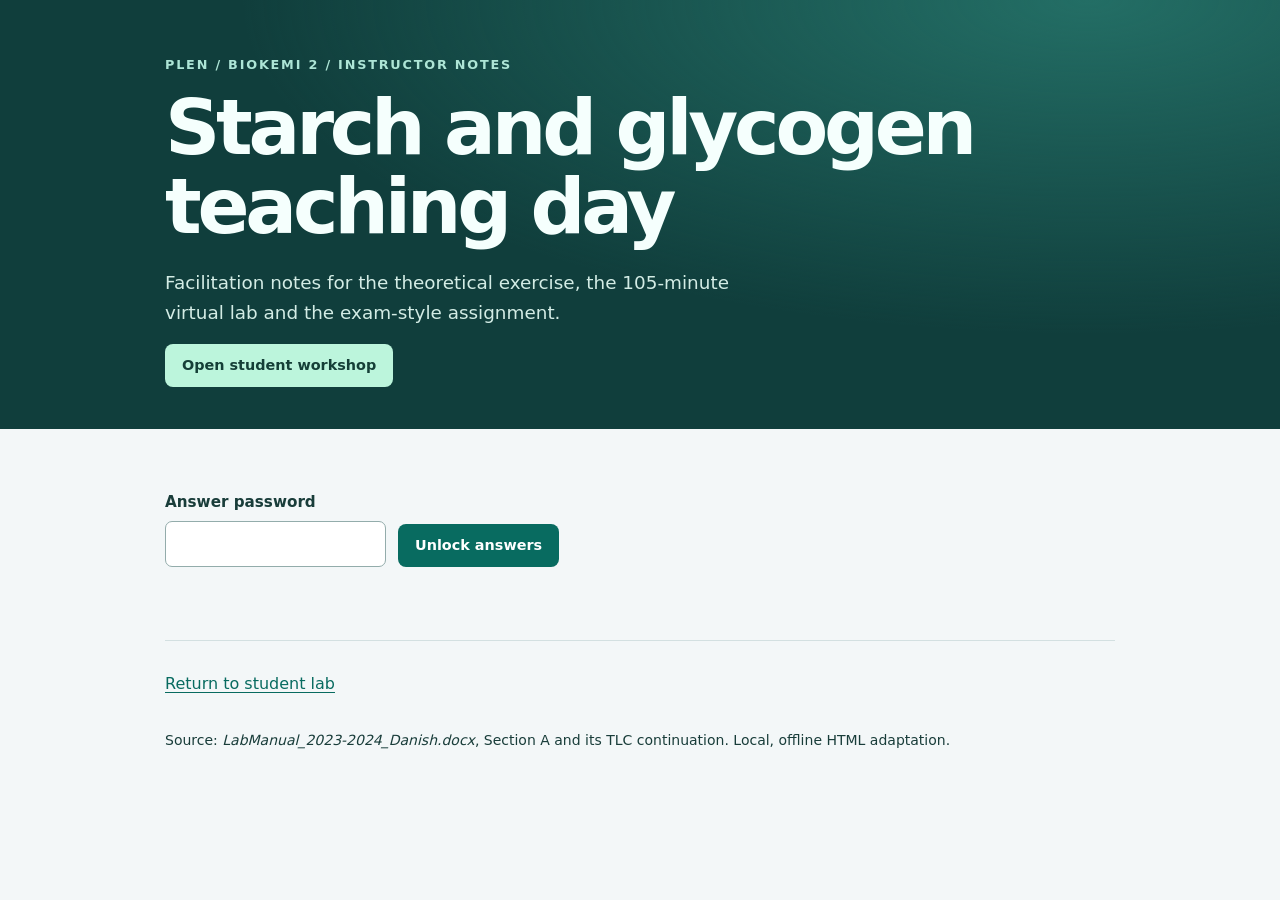
<file: instructor.html>
<!doctype html>
<html lang="en"><head><meta charset="utf-8"><meta name="viewport" content="width=device-width, initial-scale=1"><title>Biokemi 2 day workbook · Instructor guide</title><link rel="stylesheet" href="workshop.css"><script defer src="answer-data.js"></script><script defer src="answer-lock.js"></script></head><body>
<header class="hero"><div class="wrap guide"><p class="eyebrow">PLEN / Biokemi 2 / Instructor notes</p><h1>Starch and glycogen<br>teaching day</h1><p class="intro">Facilitation notes for the theoretical exercise, the 105-minute virtual lab and the exam-style assignment.</p><a class="button" href="index.html">Open student workshop</a></div></header>
<main class="wrap guide"><section class="exercise" data-answer-key="guide">Enable JavaScript to unlock the instructor guide.</section><footer><a href="index.html">Return to student lab</a><p>Source: <cite>LabManual_2023-2024_Danish.docx</cite>, Section A and its TLC continuation. Local, offline HTML adaptation.</p></footer>
</main></body></html>
</file>
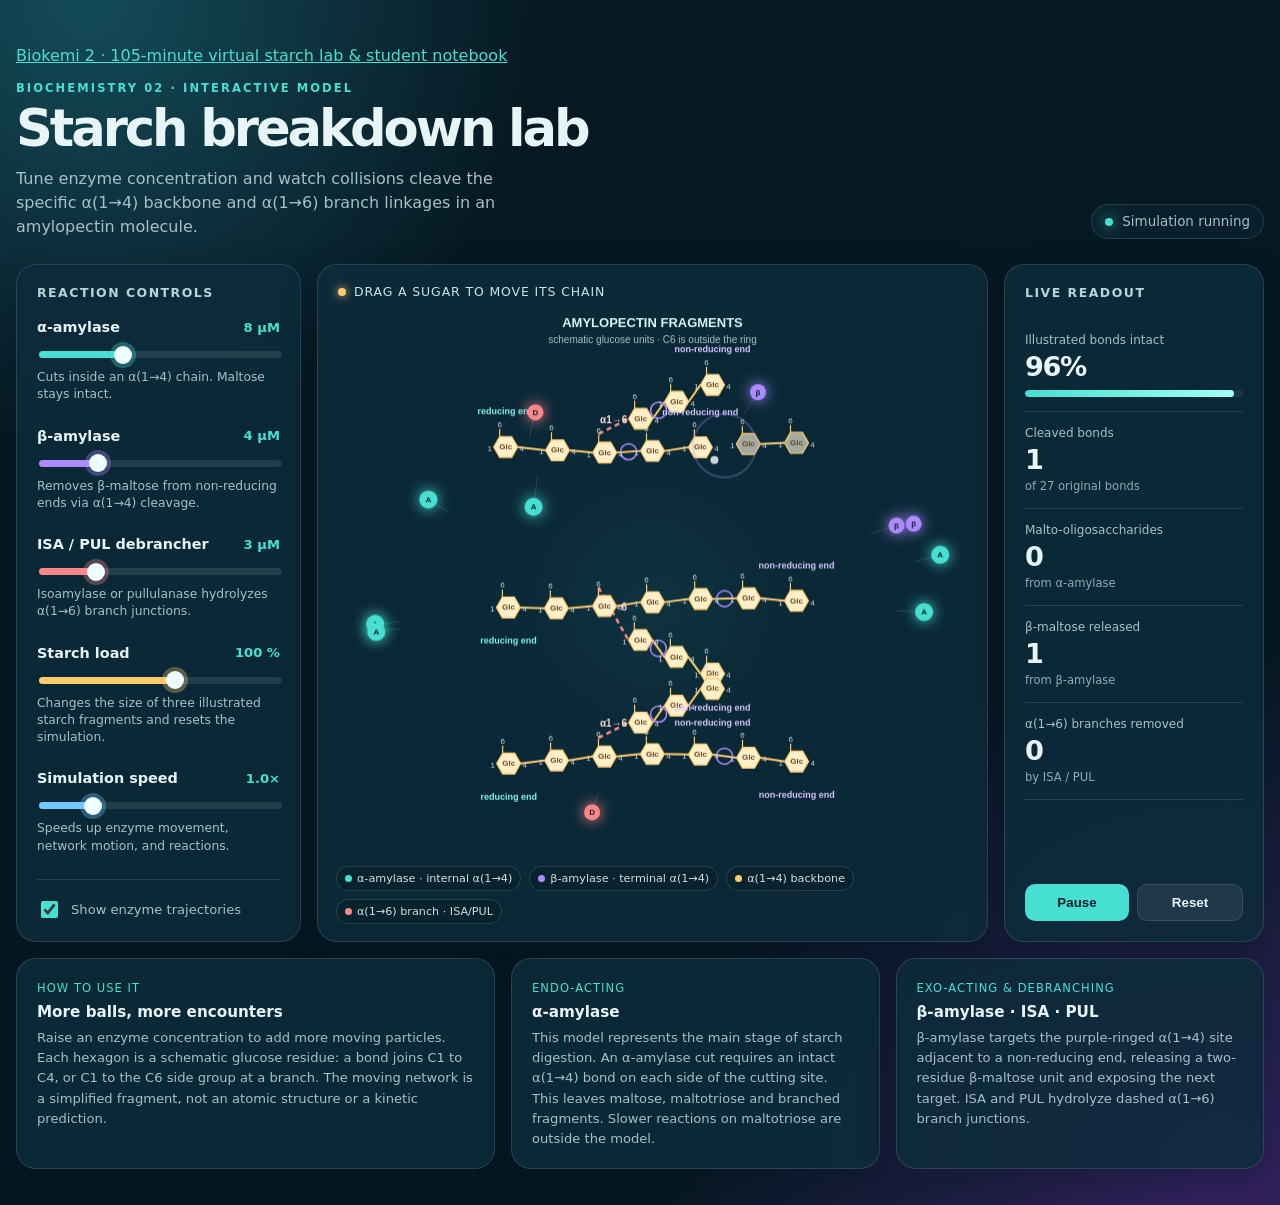
<file: simulation.html>
<!doctype html>
<html lang="en">
  <head>
    <meta charset="UTF-8" />
    <meta name="viewport" content="width=device-width, initial-scale=1.0" />
    <meta name="theme-color" content="#071c2a" />
    <title>Starch Breakdown Lab</title>
    <style>
      :root { --ink:#e8f5f7; --muted:#a6c0c7; --panel:#0e2c3bd9; --line:#ffffff1f; --cyan:#47dfd2; --sun:#ffcb6b; --violet:#ad8bff; --danger:#ff8585; }
      * { box-sizing:border-box; }
      body { margin:0; color:var(--ink); font-family:Inter,ui-sans-serif,system-ui,-apple-system,BlinkMacSystemFont,"Segoe UI",sans-serif; background:radial-gradient(circle at 7% 0%,#144b59 0,transparent 28rem),radial-gradient(circle at 96% 100%,#352261 0,transparent 35rem),#061923; min-height:100vh; }
      .shell { width:min(1380px,calc(100% - 32px)); margin:0 auto; padding:30px 0 36px; }
      header { display:flex; gap:24px; justify-content:space-between; align-items:flex-end; margin-bottom:25px; }
      .eyebrow { margin:0 0 8px; text-transform:uppercase; letter-spacing:.18em; color:var(--cyan); font-size:.72rem; font-weight:750; }
      h1 { font-size:clamp(2rem,4vw,3.7rem); margin:0; line-height:.98; letter-spacing:-.06em; }
      .subtitle { max-width:500px; color:var(--muted); line-height:1.5; margin:14px 0 0; }
      .status { display:flex; gap:9px; align-items:center; border:1px solid var(--line); background:#0b2532aa; border-radius:99px; padding:9px 13px; white-space:nowrap; font-size:.84rem; color:var(--muted); }
      .dot { height:8px; width:8px; border-radius:50%; background:var(--cyan); box-shadow:0 0 15px var(--cyan); }
      .lab { display:grid; grid-template-columns:285px minmax(0,1fr) 260px; gap:16px; }
      .panel { background:var(--panel); border:1px solid var(--line); box-shadow:0 16px 35px #00121e55; backdrop-filter:blur(12px); border-radius:20px; }
      .controls { padding:20px; }
      .panel h2 { font-size:.78rem; letter-spacing:.12em; text-transform:uppercase; color:#b9d3d8; margin:0 0 19px; }
      .control { margin:0 0 24px; }
      .control-top { display:flex; justify-content:space-between; align-items:center; margin-bottom:8px; font-size:.9rem; font-weight:650; }
      output { font-variant-numeric:tabular-nums; color:var(--cyan); font-size:.82rem; font-weight:700; }
      input[type="range"] { appearance:none; width:100%; height:7px; border-radius:6px; background:linear-gradient(to right,var(--accent) 0 var(--fill),#d9f2f51b var(--fill) 100%); outline:none; }
      input[type="range"]::-webkit-slider-thumb { appearance:none; height:18px; width:18px; border-radius:50%; background:#efffff; box-shadow:0 0 0 4px color-mix(in srgb,var(--accent) 32%,transparent); cursor:pointer; }
      .hint { color:var(--muted); font-size:.77rem; line-height:1.4; margin:7px 0 0; }
      .transport { border-top:1px solid var(--line); padding-top:18px; margin-top:5px; }
      .toggle { display:flex; gap:10px; align-items:center; color:var(--muted); font-size:.82rem; cursor:pointer; }
      .toggle input { accent-color:var(--cyan); width:17px; height:17px; }
      .stage-wrap { min-height:600px; position:relative; overflow:hidden; }
      canvas { touch-action:none; width:100%; height:100%; min-height:600px; display:block; }
      .stage-label { position:absolute; top:19px; left:20px; display:flex; gap:8px; align-items:center; color:#c6e5e8; font-size:.78rem; letter-spacing:.07em; text-transform:uppercase; pointer-events:none; }
      .stage-label span { display:inline-block; height:8px; width:8px; border-radius:50%; background:var(--sun); box-shadow:0 0 10px var(--sun); }
      .legend { position:absolute; bottom:17px; left:18px; right:18px; display:flex; flex-wrap:wrap; gap:8px; pointer-events:none; }
      .chip { font-size:.7rem; border:1px solid #ffffff22; border-radius:99px; padding:5px 8px; background:#08212cba; color:#cce0e3; }
      .chip i { display:inline-block; width:7px; height:7px; border-radius:50%; margin-right:5px; }
      .metrics { padding:20px; display:flex; flex-direction:column; }
      .metric { padding:14px 0; border-bottom:1px solid var(--line); }
      .metric:last-of-type { border-bottom:none; }
      .metric span { display:block; color:var(--muted); font-size:.75rem; }
      .metric strong { display:block; margin-top:4px; font-size:1.7rem; letter-spacing:-.05em; font-variant-numeric:tabular-nums; }
      .metric small { color:#8dabb3; font-size:.72rem; }
      .progress { height:7px; border-radius:99px; background:#ffffff12; overflow:hidden; margin:8px 0 0; }
      .progress b { display:block; height:100%; background:linear-gradient(90deg,var(--cyan),#a4fff4); border-radius:inherit; transition:width .2s; }
      .buttons { display:flex; gap:8px; margin-top:auto; padding-top:17px; }
      button { border:0; padding:10px 12px; border-radius:10px; color:#05202a; background:var(--cyan); font-weight:800; cursor:pointer; flex:1; transition:transform .15s, filter .15s; }
      button:hover { transform:translateY(-1px); filter:brightness(1.07); }
      button.secondary { background:#ffffff12; color:var(--ink); border:1px solid #ffffff1c; }
      .story { margin-top:16px; display:grid; grid-template-columns:1.3fr 1fr 1fr; gap:16px; }
      .story .panel { padding:18px 20px; }
      .story h3 { margin:0 0 7px; font-size:.95rem; }
      .story p { margin:0; font-size:.82rem; line-height:1.55; color:var(--muted); }
      .key { display:inline-block; font-size:.72rem; color:var(--cyan); margin-bottom:8px; letter-spacing:.09em; text-transform:uppercase; }
      @media (max-width:1020px) { .lab { grid-template-columns:250px minmax(0,1fr); } .metrics { grid-column:1/-1; display:grid; grid-template-columns:repeat(4,1fr); gap:12px; } .metrics h2,.buttons { grid-column:1/-1; } .metric { padding:0; border:0; } .buttons { margin-top:0; } }
      @media (max-width:680px) { .shell { width:min(100% - 20px,1380px); padding-top:20px; } header { align-items:flex-start; flex-direction:column; gap:15px; } .lab,.story { grid-template-columns:1fr; } .stage-wrap,canvas { min-height:470px; } .metrics { grid-template-columns:repeat(2,1fr); } }
      body.embedded { min-height: 0; background: transparent; }
      .embedded .shell { width: 100%; padding: 0; }
      .embedded .shell > header, .embedded .story { display: none; }
      .embedded .stage-wrap { min-height: 430px; }
      .embedded canvas { position: absolute; inset: 0; min-height: 0; }
      .embedded .control { margin-bottom: 14px; }
      .embedded .metric { padding: 8px 0; }
      @media (max-width:680px) {
        .embedded .stage-wrap { grid-row: 1; }
      }
    </style>
  </head>
  <body>
    <main class="shell">
      <p id="workbook-return"><a href="index.html#brief" target="_top" style="color:var(--cyan)">Biokemi 2 · 105-minute virtual starch lab & student notebook</a></p>
      <header>
        <div><p class="eyebrow">Biochemistry 02 · interactive model</p><h1>Starch breakdown lab</h1><p class="subtitle">Tune enzyme concentration and watch collisions cleave the specific α(1→4) backbone and α(1→6) branch linkages in an amylopectin molecule.</p></div>
        <div class="status"><i class="dot"></i><span id="statusText">Simulation running</span></div>
      </header>
      <section class="lab">
        <aside class="panel controls">
          <h2>Reaction controls</h2>
          <div class="control"><div class="control-top"><label for="amylase">α-amylase</label><output id="amylaseVal">8 µM</output></div><input id="amylase" type="range" min="0" max="24" value="8" style="--accent:#47dfd2;--fill:33.3%"><p class="hint">Cuts inside an α(1→4) chain. Maltose stays intact.</p></div>
          <div class="control"><div class="control-top"><label for="betaamylase">β-amylase</label><output id="betaamylaseVal">4 µM</output></div><input id="betaamylase" type="range" min="0" max="18" value="4" style="--accent:#ad8bff;--fill:22.2%"><p class="hint">Removes β-maltose from non-reducing ends via α(1→4) cleavage.</p></div>
          <div class="control"><div class="control-top"><label for="debrancher">ISA / PUL debrancher</label><output id="debrancherVal">3 µM</output></div><input id="debrancher" type="range" min="0" max="14" value="3" style="--accent:#ff8787;--fill:21.4%"><p class="hint">Isoamylase or pullulanase hydrolyzes α(1→6) branch junctions.</p></div>
          <div class="control"><div class="control-top"><label for="substrate">Starch load</label><output id="substrateVal">100 %</output></div><input id="substrate" type="range" min="35" max="150" value="100" style="--accent:#ffcb6b;--fill:56.5%"><p class="hint">Changes the size of three illustrated starch fragments and resets the simulation.</p></div>
          <div class="control"><div class="control-top"><label for="speed">Simulation speed</label><output id="speedVal">1.0×</output></div><input id="speed" type="range" min="0.25" max="4" step="0.25" value="1" style="--accent:#75c8ff;--fill:20%"><p class="hint">Speeds up enzyme movement, network motion, and reactions.</p></div>
          <div class="transport"><label class="toggle"><input id="trails" type="checkbox" checked> Show enzyme trajectories</label></div>
        </aside>
        <section class="panel stage-wrap" aria-label="Animated starch degradation model"><canvas id="sim"></canvas><div class="stage-label"><span></span> Drag a sugar to move its chain</div><div class="legend"><span class="chip"><i style="background:#47dfd2"></i>α-amylase · internal α(1→4)</span><span class="chip"><i style="background:#ad8bff"></i>β-amylase · terminal α(1→4)</span><span class="chip"><i style="background:#ffcb6b"></i>α(1→4) backbone</span><span class="chip"><i style="background:#ff8787"></i>α(1→6) branch · ISA/PUL</span></div></section>
        <aside class="panel metrics">
          <h2>Live readout</h2>
          <div class="metric"><span>Illustrated bonds intact</span><strong id="remaining">100%</strong><div class="progress"><b id="bar" style="width:100%"></b></div></div>
          <div class="metric"><span>Cleaved bonds</span><strong id="cleaved">0</strong><small id="bondTotal">of 60 original bonds</small></div>
          <div class="metric"><span>Malto-oligosaccharides</span><strong id="dextrins">0</strong><small>from α-amylase</small></div>
          <div class="metric"><span>β-maltose released</span><strong id="glucose">0</strong><small>from β-amylase</small></div>
          <div class="metric"><span>α(1→6) branches removed</span><strong id="debranched">0</strong><small>by ISA / PUL</small></div>
          <div class="buttons"><button id="pause">Pause</button><button class="secondary" id="reset">Reset</button></div>
        </aside>
      </section>
      <section class="story">
        <article class="panel"><span class="key">How to use it</span><h3>More balls, more encounters</h3><p>Raise an enzyme concentration to add more moving particles. Each hexagon is a schematic glucose residue: a bond joins C1 to C4, or C1 to the C6 side group at a branch. The moving network is a simplified fragment, not an atomic structure or a kinetic prediction.</p></article>
        <article class="panel"><span class="key">Endo-acting</span><h3>α-amylase</h3><p>This model represents the main stage of starch digestion. An α-amylase cut requires an intact α(1→4) bond on each side of the cutting site. This leaves maltose, maltotriose and branched fragments. Slower reactions on maltotriose are outside the model.</p></article>
        <article class="panel"><span class="key">Exo-acting & debranching</span><h3>β-amylase · ISA · PUL</h3><p>β-amylase targets the purple-ringed α(1→4) site adjacent to a non-reducing end, releasing a two-residue β-maltose unit and exposing the next target. ISA and PUL hydrolyze dashed α(1→6) branch junctions.</p></article>
      </section>
    </main>
    <script>
      const canvas = document.querySelector('#sim'), ctx = canvas.getContext('2d');
      const $ = s => document.querySelector(s);
      if (window.parent !== window) {
        document.body.classList.add('embedded');
        $('#workbook-return').hidden = true;
        const shell = $('.shell');
        function reportHeight() {
          window.parent.postMessage({type: 'starch-model-height', height: shell.offsetHeight}, '*');
        }
        new ResizeObserver(reportHeight).observe(shell);
        window.addEventListener('message', event => {
          if (event.source === window.parent && event.data?.type === 'measure-starch-model') reportHeight();
        });
      }
      const inputs = {amylase:$('#amylase'), betaamylase:$('#betaamylase'), debrancher:$('#debrancher'), substrate:$('#substrate')};
      let W=0,H=0, running=true, last=0, simTime=0, enzymes=[], bonds=[], nodes=[], chains=[], particles=[], ripples=[], total=0, cleaved=0, dextrins=0, glucose=0, debranched=0;
      const colors={amylase:'#47dfd2',betaamylase:'#ad8bff',debrancher:'#ff8787'};
      function resize(){ const r=canvas.getBoundingClientRect(), d=devicePixelRatio||1; W=r.width; H=r.height; canvas.width=W*d; canvas.height=H*d; ctx.setTransform(d,0,0,d,0,0); }
      function rng(a,b){return a+Math.random()*(b-a)}
      const sugarRadius=12;
      let drag = null;

      function attachedSugars(start) {
        const group = new Set([start]);
        for (const sugar of group) {
          for (const bond of bonds) {
            if (!bond.alive) continue;
            if (bond.parent === sugar) group.add(bond.child);
            else if (bond.child === sugar) group.add(bond.parent);
          }
        }
        return group;
      }

      function canvasPoint(event) {
        const rect = canvas.getBoundingClientRect();
        return {x: (event.clientX - rect.left) * W / rect.width,
                y: (event.clientY - rect.top) * H / rect.height};
      }

      function sugarAt(point, pointerType) {
        let nearest = null;
        let distance = sugarRadius + (pointerType === 'touch' ? 10 : 3);
        for (const sugar of nodes) {
          const gap = Math.hypot(point.x - sugar.x, point.y - sugar.y);
          if (gap <= distance) {
            nearest = sugar;
            distance = gap;
          }
        }
        return nearest;
      }

      function finishDrag() {
        if (!drag) return;
        const {pointerId} = drag;
        drag = null;
        canvas.style.cursor = '';
        if (canvas.hasPointerCapture(pointerId)) canvas.releasePointerCapture(pointerId);
      }

      canvas.addEventListener('pointerdown', event => {
        if (drag || event.button !== 0) return;
        const point = canvasPoint(event);
        const sugar = sugarAt(point, event.pointerType);
        if (!sugar) return;
        drag = {pointerId: event.pointerId, sugar, group: attachedSugars(sugar),
                offsetX: point.x - sugar.x, offsetY: point.y - sugar.y};
        canvas.setPointerCapture(event.pointerId);
        canvas.style.cursor = 'grabbing';
      });

      canvas.addEventListener('pointermove', event => {
        const point = canvasPoint(event);
        if (!drag) {
          canvas.style.cursor = sugarAt(point, event.pointerType) ? 'grab' : '';
          return;
        }
        if (event.pointerId !== drag.pointerId) return;
        let dx = point.x - drag.offsetX - drag.sugar.x;
        let dy = point.y - drag.offsetY - drag.sugar.y;
        // Use one displacement for the whole fragment, including at the canvas edges.
        for (const sugar of drag.group) {
          dx = Math.max(sugarRadius - sugar.x, Math.min(dx, W - sugarRadius - sugar.x));
          dy = Math.max(sugarRadius - sugar.y, Math.min(dy, H - sugarRadius - sugar.y));
        }
        for (const sugar of drag.group) {
          sugar.x += dx;
          sugar.y += dy;
          sugar.homeX += dx;
          sugar.homeY += dy;
          sugar.vx = sugar.vy = 0;
        }
      });
      for (const type of ['pointerup', 'pointercancel', 'lostpointercapture']) {
        canvas.addEventListener(type, event => {
          if (drag?.pointerId === event.pointerId) finishDrag();
        });
      }

      function makeBonds(){
        bonds=[];nodes=[];chains=[];const count=Math.max(4,Math.min(Math.round(7*+inputs.substrate.value/100),Math.floor((W-70)/36)+1)),step=Math.min(48,(W-70)/Math.max(count-1,1)),cx=W/2;
        const addNode=(x,y)=>{const n={x,y,homeX:x,homeY:y,vx:0,vy:0,released:false};nodes.push(n);return n;};
        const addBond=(parent,child,type)=>{const b={parent,child,type,alive:true,betaTarget:false,length:Math.hypot(child.x-parent.x,child.y-parent.y)};bonds.push(b);return b;};
        for(let molecule=0;molecule<3;molecule++){
          const cy=H*(.27+molecule*.23),main=[];for(let i=0;i<count;i++)main.push(addNode(cx+(i-(count-1)/2)*step,cy+Math.sin(i*.8+molecule)*5));
          main[0].originalReducing=true;const chain=[];for(let i=1;i<main.length;i++)chain.push(addBond(main[i-1],main[i],'a14'));chains.push(chain);
          const parent=main[Math.floor(count*.4)],side=molecule===1?1:-1,armLength=3,arm=[];let previous=parent;
          for(let i=0;i<armLength;i++){const next=addNode(parent.x+(i+1)*step*.75,parent.y+side*(34+i*step*.35));const link=addBond(previous,next,i===0?'a16':'a14');if(i>0)arm.push(link);previous=next;}chains.push(arm);
        }
        total=bonds.length;refreshTerminals();
      }
      function refreshTerminals(){
        // Each chain lists its α(1→4) bonds in order. An α(1→6) branch starts a separate chain.
        for (const chain of chains) {
          chain.forEach((bond, i) => {
            bond.alphaTarget = Boolean(bond.alive && chain[i - 1]?.alive && chain[i + 1]?.alive);
          });
        }
        if (drag) drag.group = attachedSugars(drag.sugar);
        bonds.forEach(b=>b.betaTarget=false);nodes.forEach(n=>{n.reducing=false;n.nonreducing=false;});
        nodes.filter(n=>!n.released).forEach(n=>{const outgoing=bonds.some(b=>b.alive&&b.parent===n),incoming=bonds.some(b=>b.alive&&b.child===n);n.reducing=!incoming;n.nonreducing=!outgoing;const free=!incoming&&!outgoing;if(free&&!n.free){const angle=rng(0,Math.PI*2),speed=rng(18,30);n.vx=Math.cos(angle)*speed;n.vy=Math.sin(angle)*speed;}n.free=free;});
        nodes.filter(n=>n.nonreducing&&!n.released).forEach(end=>{const outer=bonds.find(b=>b.alive&&b.type==='a14'&&b.child===end);if(!outer)return;const middle=outer.parent;if(bonds.some(b=>b.alive&&b.type==='a16'&&b.parent===middle))return;const target=bonds.find(b=>b.alive&&b.type==='a14'&&b.child===middle);if(target){target.betaTarget=true;target.maltoseOuter=outer;}});
      }
      function desired(type){return Math.round(+inputs[type].value*.7)}
      function refill(){ const all=['amylase','betaamylase','debrancher']; all.forEach(type=>{let current=enzymes.filter(e=>e.type===type); while(current.length<desired(type)){const a=rng(0,Math.PI*2), v=rng(55,90); const e={type,x:W/2+Math.cos(a)*rng(150,260),y:H/2+Math.sin(a)*rng(125,220),vx:Math.cos(a)*v,vy:Math.sin(a)*v,r:type==='amylase'?9:8,trail:[]}; enzymes.push(e); current.push(e);} if(current.length>desired(type)){let n=current.length-desired(type); enzymes=enzymes.filter(e=>!(e.type===type&&n-->0));}}); }
      function reset(){finishDrag();cleaved=0;dextrins=0;glucose=0;debranched=0;particles=[];ripples=[];enzymes=[];makeBonds();refill();updateReadout();}
      function addProduct(x,y,isGlucose){particles.push({x,y,vx:rng(-38,38),vy:rng(-38,38),life:1,glucose:isGlucose});}
      function endpoints(b){return {x1:b.parent.x+(b.type==='a14'?sugarRadius:-sugarRadius*.5),y1:b.parent.y+(b.type==='a14'?0:-sugarRadius*1.55),x2:b.child.x-sugarRadius,y2:b.child.y};}
      function hit(e,b){const compatible=(e.type==='amylase'&&b.alphaTarget) || (e.type==='betaamylase'&&b.betaTarget) || (e.type==='debrancher'&&b.type==='a16');if(!b.alive||!compatible)return;const p=endpoints(b),x=(p.x1+p.x2)/2,y=(p.y1+p.y2)/2,dx=e.x-x,dy=e.y-y;if(dx*dx+dy*dy>(e.r+12)**2||Math.random()>.12)return;b.alive=false;cleaved++;if(e.type==='amylase')dextrins++;else if(e.type==='betaamylase'){b.child.released=true;b.maltoseOuter.child.released=true;glucose++;}else debranched++;refreshTerminals();ripples.push({x,y,r:3,life:1,c:colors[e.type]});addProduct(x,y,e.type==='betaamylase');updateReadout();}
      function bounceFromResidues(e){nodes.forEach(n=>{const dx=e.x-n.x,dy=e.y-n.y,dist=Math.hypot(dx,dy)||.001,min=e.r+sugarRadius;if(dist>=min)return;const nx=dx/dist,ny=dy/dist,overlap=min-dist;e.x+=nx*overlap;e.y+=ny*overlap;const toward=e.vx*nx+e.vy*ny;if(toward<0){e.vx-=2*toward*nx;e.vy-=2*toward*ny;n.vx-=nx*4;n.vy-=ny*4;}});}
      function moveNetwork(dt,t){nodes.forEach((n,i)=>{if(n.free){n.vx+=Math.sin(t*.0012+i)*4*dt;n.vy+=Math.cos(t*.001+i)*4*dt;}else{n.vx+=(n.homeX-n.x)*.65*dt+Math.sin(t*.0008+i)*.8*dt;n.vy+=(n.homeY-n.y)*.65*dt+Math.cos(t*.001+i)*.8*dt;}});bonds.filter(b=>b.alive).forEach(b=>{const dx=b.child.x-b.parent.x,dy=b.child.y-b.parent.y,d=Math.hypot(dx,dy)||1,force=(d-b.length)*2*dt,fx=dx/d*force,fy=dy/d*force;b.parent.vx+=fx;b.parent.vy+=fy;b.child.vx-=fx;b.child.vy-=fy;});nodes.forEach(n=>{if(drag?.group.has(n)){n.vx=n.vy=0;return;}n.vx*=n.free?.999:.99;n.vy*=n.free?.999:.99;n.x+=n.vx*dt;n.y+=n.vy*dt;if(n.free){const margin=sugarRadius+4;if(n.x<margin){n.x=margin;n.vx=Math.abs(n.vx);}if(n.x>W-margin){n.x=W-margin;n.vx=-Math.abs(n.vx);}if(n.y<margin){n.y=margin;n.vy=Math.abs(n.vy);}if(n.y>H-margin){n.y=H-margin;n.vy=-Math.abs(n.vy);}}});}
      function updateReadout(){ const alive=bonds.filter(b=>b.alive).length, percent=Math.max(0,Math.round(alive/Math.max(1,total)*100)); $('#remaining').textContent=percent+'%'; $('#bar').style.width=percent+'%'; $('#cleaved').textContent=cleaved; $('#bondTotal').textContent='of '+total+' original bonds'; $('#dextrins').textContent=dextrins; $('#glucose').textContent=glucose; $('#debranched').textContent=debranched; }
      function draw(t){ ctx.clearRect(0,0,W,H); const cx=W/2,cy=H/2; const g=ctx.createRadialGradient(cx,cy,0,cx,cy,260);g.addColorStop(0,'#1d5d6538');g.addColorStop(1,'#071b2500');ctx.fillStyle=g;ctx.fillRect(0,0,W,H);
        bonds.forEach(b=>{if(!b.alive)return;const branch=b.type==='a16',p=endpoints(b),x=(p.x1+p.x2)/2,y=(p.y1+p.y2)/2;ctx.setLineDash(branch?[5,4]:[]);ctx.strokeStyle=branch?'#ff8787':'#ffcb6b';ctx.lineWidth=branch?2.5:2;ctx.beginPath();ctx.moveTo(p.x1,p.y1);ctx.lineTo(p.x2,p.y2);ctx.stroke();ctx.setLineDash([]);if(branch){ctx.fillStyle='#ffd9d9';ctx.font='700 10px sans-serif';ctx.textAlign='center';ctx.fillText('α1→6',x,y-6);}if(b.betaTarget){ctx.strokeStyle='#ad8bff';ctx.lineWidth=1.5;ctx.beginPath();ctx.arc(x,y,8,0,Math.PI*2);ctx.stroke();}});
        nodes.forEach(n=>{ctx.fillStyle=n.released?'#a3aaa0':'#fff0c9';ctx.strokeStyle='#ffcb6b';ctx.lineWidth=1.2;ctx.beginPath();for(let i=0;i<6;i++){const a=i*Math.PI/3,x=n.x+Math.cos(a)*sugarRadius,y=n.y+Math.sin(a)*sugarRadius;i?ctx.lineTo(x,y):ctx.moveTo(x,y);}ctx.closePath();ctx.fill();ctx.stroke();ctx.fillStyle='#68431c';ctx.font='700 8px sans-serif';ctx.textAlign='center';ctx.textBaseline='middle';ctx.fillText('Glc',n.x,n.y);ctx.fillStyle='#c6dcdf';ctx.font='8px sans-serif';ctx.fillText('1',n.x-sugarRadius-4,n.y+2);ctx.fillText('4',n.x+sugarRadius+4,n.y+2);ctx.strokeStyle='#ffcb6b';ctx.beginPath();ctx.moveTo(n.x-6,n.y-10);ctx.lineTo(n.x-6,n.y-18);ctx.stroke();ctx.fillStyle='#c6dcdf';ctx.fillText('6',n.x-6,n.y-22);});
        nodes.filter(n=>(n.reducing||n.nonreducing)&&!n.released).forEach(n=>{const label=n.reducing&&n.nonreducing?'free glucose':n.reducing?'reducing end':'non-reducing end',dy=n.y<cy?-35:34;ctx.fillStyle=n.reducing?'#7ef7ed':'#d5c6ff';ctx.font='700 9px sans-serif';ctx.textAlign='center';ctx.fillText(label,n.x,Math.max(60,Math.min(H-65,n.y+dy)));});
        if($('#trails').checked) enzymes.forEach(e=>{ctx.strokeStyle=colors[e.type]+'35';ctx.lineWidth=1;ctx.beginPath();e.trail.forEach((p,i)=>i?ctx.lineTo(p.x,p.y):ctx.moveTo(p.x,p.y));ctx.stroke();});
        particles.forEach(p=>{ctx.globalAlpha=p.life;ctx.fillStyle=p.glucose?'#effffb':'#ffc96c';ctx.beginPath();ctx.arc(p.x,p.y,p.glucose?4:3,0,Math.PI*2);ctx.fill();});ctx.globalAlpha=1;
        ripples.forEach(r=>{ctx.globalAlpha=r.life*.75;ctx.strokeStyle=r.c;ctx.lineWidth=2;ctx.beginPath();ctx.arc(r.x,r.y,r.r,0,Math.PI*2);ctx.stroke();});ctx.globalAlpha=1;
        enzymes.forEach(e=>{ctx.fillStyle=colors[e.type];ctx.shadowColor=colors[e.type];ctx.shadowBlur=14;ctx.beginPath();ctx.arc(e.x,e.y,e.r,0,Math.PI*2);ctx.fill();ctx.shadowBlur=0;ctx.fillStyle='#062431';ctx.font='700 8px sans-serif';ctx.textAlign='center';ctx.textBaseline='middle';ctx.fillText(e.type==='amylase'?'A':e.type==='betaamylase'?'β':'D',e.x,e.y+.5);});
        ctx.fillStyle='#d6f5f3';ctx.font='700 13px sans-serif';ctx.textAlign='center';ctx.fillText('AMYLOPECTIN FRAGMENTS',cx,58);ctx.fillStyle='#9fc5c5';ctx.font='10px sans-serif';ctx.fillText('schematic glucose units · C6 is outside the ring',cx,75);
      }
      function tick(ts){const elapsed=Math.min(.035,(ts-last||16)/1000);last=ts;if(running){refill();const scaled=elapsed*(+$('#speed').value),steps=Math.ceil(scaled/.02),dt=scaled/steps;for(let step=0;step<steps;step++){simTime+=dt*1000;moveNetwork(dt,simTime);enzymes.forEach(e=>{e.x+=e.vx*dt;e.y+=e.vy*dt;if(e.x<e.r){e.x=e.r;e.vx=Math.abs(e.vx)}if(e.x>W-e.r){e.x=W-e.r;e.vx=-Math.abs(e.vx)}if(e.y<e.r){e.y=e.r;e.vy=Math.abs(e.vy)}if(e.y>H-e.r){e.y=H-e.r;e.vy=-Math.abs(e.vy)}bonds.forEach(b=>hit(e,b));bounceFromResidues(e);});particles.forEach(p=>{p.x+=p.vx*dt;p.y+=p.vy*dt;p.life-=dt*.26;});ripples.forEach(r=>{r.r+=dt*43;r.life-=dt*.9;});}enzymes.forEach(e=>{e.trail.push({x:e.x,y:e.y});if(e.trail.length>12)e.trail.shift();});particles=particles.filter(p=>p.life>0);ripples=ripples.filter(r=>r.life>0);}draw(ts);requestAnimationFrame(tick);}
      Object.entries(inputs).forEach(([id,input])=>input.addEventListener('input',()=>{const min=+input.min,max=+input.max,v=+input.value;input.style.setProperty('--fill',((v-min)/(max-min)*100)+'%');$('#'+id+'Val').textContent=id==='substrate'?v+' %':v+' µM';if(id==='substrate')reset();else refill();}));
      $('#speed').addEventListener('input',e=>{const v=+e.target.value;$('#speedVal').textContent=v.toFixed(v%1===0?1:2)+'×';e.target.style.setProperty('--fill',((v-.25)/3.75*100)+'%');});
      $('#pause').onclick=()=>{running=!running;$('#pause').textContent=running?'Pause':'Resume';$('#statusText').textContent=running?'Simulation running':'Simulation paused';}; $('#reset').onclick=reset;
      if (window.parent !== window && matchMedia('(prefers-reduced-motion: reduce)').matches) $('#pause').click();
      new ResizeObserver(()=>{resize();reset();}).observe(canvas); resize();reset();requestAnimationFrame(tick);
    </script>
  </body>
</html>
</file>
<file: workshop.css>
:root{font-family:Inter,ui-sans-serif,system-ui,-apple-system,sans-serif;color:#193d3a;background:#f3f7f8;line-height:1.6;--green:#086b60;--line:#d3e0e1;--muted:#4f6969}*{box-sizing:border-box}body{margin:0}.wrap{width:min(1220px,calc(100% - 48px));margin:auto}.hero{background:radial-gradient(ellipse at 85% 0,#236e65,transparent 55%),#103e3c;color:#f5fffd;padding:55px 0 42px}.hero-grid{display:grid;grid-template-columns:1fr 300px;align-items:center;gap:50px}.eyebrow{font-size:.8rem;text-transform:uppercase;letter-spacing:.14em;font-weight:750;color:var(--green);margin:0 0 12px}.hero .eyebrow{color:#ade5d6}h1{font-size:clamp(2.8rem,6vw,5.3rem);letter-spacing:-.055em;line-height:1.02;margin:14px 0 22px}h2{font-size:clamp(1.9rem,3.5vw,2.8rem);letter-spacing:-.04em;line-height:1.13;margin:8px 0 20px}h3{font-size:1.18rem;line-height:1.3;margin:0 0 15px}p{margin:10px 0 17px}.intro{max-width:620px;font-size:1.15rem;color:#d3ece5}.lead{font-size:1.18rem;max-width:800px}.session-card{border:1px solid #7ab7a780;background:#ffffff08;border-radius:20px;padding:30px;transform:rotate(2deg)}.session-card strong{display:block;font-size:2rem;margin:12px 0}.session-card p{font-size:1.3rem;line-height:1.8}.session-card>span:last-child{font-size:.875rem;color:#c8e6de}.toolbar,nav{display:flex;flex-wrap:wrap;gap:10px}.toolbar{margin:22px 0 10px;align-items:center}a{color:var(--green);text-underline-offset:3px}button,.button{font:inherit;font-size:.9rem;font-weight:650;border:1px solid transparent;border-radius:8px;padding:11px 16px;background:var(--green);color:white;cursor:pointer;text-decoration:none;display:inline-block;line-height:1.35}button:hover,.button:hover{filter:brightness(1.12)}button:disabled{opacity:.5;cursor:not-allowed}.secondary{background:transparent;color:inherit;border-color:#9bb6b5}.hero .button{background:#bcf5dc;color:#153f37}.hero .secondary{color:#f0fff9}.small{font-size:.875rem;color:var(--muted)}.setup{display:grid;grid-template-columns:1fr 2fr;gap:32px;align-items:center;padding:22px 0}.setup p{margin:5px 0}nav{border-block:1px solid var(--line);padding:17px 0;gap:25px}nav a{font-size:.95rem;font-weight:700}.exercise{padding:45px 0;border-bottom:1px solid var(--line);scroll-margin-top:15px}.section-heading,.readout-header{display:flex;align-items:center;justify-content:space-between;gap:15px}.grid{display:grid;grid-template-columns:1fr 1fr;gap:24px;margin:22px 0}.substrate-cards{display:grid;grid-template-columns:repeat(3,1fr);gap:18px;margin:25px 0}.card{background:white;border:1px solid var(--line);border-radius:14px;padding:24px;min-width:0}.card p:last-child{margin-bottom:0}.sample-icon{display:inline-grid;place-items:center;width:40px;height:40px;border-radius:12px;background:#d4efe5;color:#176449;font-weight:800;margin-bottom:18px}.sample-icon.purple{background:#eee5fa;color:#70419b}.sample-icon.blue{background:#dfeafa;color:#305687}.notice{background:#e1efed;border-left:3px solid var(--green);padding:15px 19px;font-size:.95rem}label{display:block;font-size:.95rem;font-weight:650;margin:12px 0}input,select,textarea{display:block;width:100%;padding:10px 12px;margin-top:6px;font:inherit;font-weight:400;color:inherit;background:#fff;border:1px solid #93acab;border-radius:7px}select{appearance:none;padding-right:38px;background-image:url("data:image/svg+xml,%3Csvg xmlns='http://www.w3.org/2000/svg' width='16' height='16'%3E%3Cpath d='m3 6 5 5 5-5' fill='none' stroke='%23355e58' stroke-width='2'/%3E%3C/svg%3E");background-repeat:no-repeat;background-position:right 12px center}textarea{resize:vertical;min-height:85px}textarea:read-only{background:#f0f5f5;color:#506765}button:focus-visible,a:focus-visible,input:focus-visible,textarea:focus-visible,select:focus-visible,summary:focus-visible,.plate-scroll:focus-visible{outline:3px solid #be7823;outline-offset:3px}table{border-collapse:collapse;width:100%;font-size:.875rem}th,td{text-align:left;vertical-align:top;padding:13px 10px;border-bottom:1px solid var(--line)}th{background:#e6efef;font-weight:700}caption{text-align:left;font-size:.875rem;color:var(--muted);margin:8px 0}.table-scroll{overflow-x:auto}details{background:#e9f0f1;border-radius:8px;padding:17px 20px;margin:18px 0;font-size:.95rem}summary{cursor:pointer;font-weight:650}details p:last-child{margin-bottom:0}.badge,.tag{display:inline-block;padding:5px 10px;background:#e2eeea;color:#275c51;border-radius:20px;font-size:.8rem;font-weight:700;white-space:nowrap}.tag{background:transparent;border:1px solid currentColor;color:inherit;letter-spacing:.04em;font-size:.75rem}.bench-grid{display:grid;grid-template-columns:360px minmax(0,1fr);gap:20px;margin:24px 0}.protocol{padding:12px 14px;background:#f0f5f4;border-radius:8px;font-size:.9rem}.sample-button{width:100%;background:white;color:var(--green);border:1px solid #b4ceca;padding:10px;min-width:98px}.sample-button span{display:block;font-size:.75rem;font-weight:500}.sample-button[aria-pressed=true]{background:var(--green);color:white;outline:2px solid var(--green);outline-offset:2px}.sample-button.revealed:not([aria-pressed=true]){background:#e2efeb}#matrix{min-width:740px}#matrix th:first-child{width:170px}.readout-header{flex-wrap:wrap}.readout-header h3{margin:0}.iodine-result{display:grid;grid-template-columns:100px 1fr;align-items:center;gap:24px;margin:25px 0}.iodine-result svg{width:100px;height:150px}.iodine-result h4{margin:0 0 8px;font-size:1.1rem}.placeholder{min-height:170px;display:flex;align-items:center;padding:20px;background:repeating-linear-gradient(135deg,#f1f6f5,#f1f6f5 12px,#edf2f2 12px,#edf2f2 24px);border-radius:8px;color:var(--muted);margin:20px 0}.mechanism-controls{display:flex;gap:10px;border-top:1px solid var(--line);padding-top:20px;margin-top:20px}.mechanism-controls button[aria-pressed=true],.detector button[aria-pressed=true]{background:var(--green);color:white;border-color:var(--green)}#molecule svg{display:block;width:100%;height:auto;background:#f7fafb;border-radius:9px;margin:12px 0}.molecular-key{display:flex;flex-wrap:wrap;gap:6px;align-items:center}.key-line{width:20px;border-top:3px solid #438578;display:inline-block;margin-left:6px}.key-line.branch{border-top:3px dashed #9865b5}.end-key{font-size:.75rem;border-radius:50%;width:21px;height:21px;display:inline-grid;place-items:center;font-weight:700;color:white;margin-left:5px}.re{background:#315eae}.nr{background:#1b7555}.plate-controls{display:flex;gap:22px;align-items:flex-end;flex-wrap:wrap;margin:22px 0}.plate-controls label{margin:0;min-width:245px}.plate-controls .toolbar{margin:6px 0 0}.detector>span{font-size:.95rem;font-weight:650}.plate-scroll{overflow-x:auto;border:1px solid #bfcdd3;background:#fff;border-radius:12px;margin:14px 0}#tlc-plate svg{width:100%;min-width:700px;display:block}#tlc-plate.all svg{min-width:1150px}#plate-description li{margin-bottom:9px}#results{min-width:850px;table-layout:fixed}#results th:first-child{width:20%}#results td{white-space:pre-wrap;overflow-wrap:anywhere}#results td p{margin:0 0 6px}#results button{padding:4px 8px;margin-bottom:5px}.danger{color:#993d37}footer{padding:30px 0;display:flex;gap:22px;align-items:center;flex-wrap:wrap}footer p{flex-basis:100%;font-size:.875rem;max-width:950px}.print-answer{display:none}#save-status{min-height:1.5em}.guide{max-width:950px}.guide li{margin:10px 0}.guide h2{font-size:1.9rem}.guide code{font-size:.9em}.guide-note{border-left:3px solid #96783e;padding-left:18px}
.day-plan{padding-top:34px}.day-table td:first-child{white-space:nowrap;font-variant-numeric:tabular-nums;font-weight:650}.day-table{font-size:1rem}.day-table td{padding:15px 14px}.day-table .highlight-session{background:#e3f0eb}.day-nav{position:sticky;top:0;z-index:10;background:#f3f7f8f5;box-shadow:0 4px 9px #173f3710;backdrop-filter:blur(8px)}.lecture-session,.day-session,#brief,#exam,#industry{scroll-margin-top:80px}.question{padding:26px 0;border-top:1px solid var(--line);scroll-margin-top:80px}.question:first-of-type{border-top:0}.question h3{font-size:1.4rem}.question h4{font-size:1.05rem;margin:25px 0 12px}.question li{margin:9px 0}.question label{margin-top:20px}.question details{margin-bottom:6px}.answer{background:#e5eeeb}.answer summary{color:#1a5548}.answer p,.answer li{max-width:950px}.structure-pair{display:grid;grid-template-columns:1fr;gap:24px;background:white;border:1px solid var(--line);padding:24px;border-radius:12px}.structure-pair figure{margin:0}.structure-pair img{display:block;width:auto;max-width:100%;height:auto;max-height:270px;margin:12px 0}.structure-pair figcaption{font-size:1rem}.seedling-pair{display:flex;justify-content:center;gap:45px;background:white;border:1px solid var(--line);border-radius:12px;padding:25px}.seedling-pair figure{margin:0;text-align:center}.seedling-pair img{height:250px;width:auto;max-width:100%;object-fit:contain}.seedling-pair figcaption{margin-top:10px;font-weight:650}.tlc-principle{margin:20px 0;padding:20px;background:white;border:1px solid var(--line);border-radius:12px}.tlc-principle img{display:block;width:100%;max-width:850px;height:auto;margin:auto}.tlc-principle figcaption{font-size:.875rem;color:var(--muted);margin-top:14px}.enzyme-table{font-size:.95rem;min-width:520px}.enzyme-table th{width:52%;background:transparent;vertical-align:middle}.enzyme-table select{margin:0;min-width:230px}.pathway-map{display:grid;grid-template-columns:1fr 1fr;gap:16px}.reaction-step{min-width:0;padding:20px;background:white;border:1px solid var(--line);border-radius:12px;display:flex;flex-direction:column;align-items:stretch}.reaction-label{color:var(--green);font-weight:800;font-size:.9rem}.reaction-step p{margin:10px 0}.reaction-step label{margin:7px 0 12px;font-size:.875rem;color:#853f40}.reaction-step select{border:2px solid #b85d61;background-color:#fffafa}.reaction-product{border-top:1px solid var(--line);padding-top:13px;margin-top:auto!important}.exam-stem{padding:24px;background:#e7eff5;border-left:4px solid #3f658d;border-radius:8px;margin:24px 0}.exam-stem p:last-child{margin-bottom:0}.session-intro{font-size:1.05rem;color:var(--muted)}
.print-sample{display:none}@media print{.print-sample{display:block;font-weight:700}#notebook{break-before:page;page-break-before:always}#results tr,#results td{page-break-inside:avoid;break-inside:avoid}#results thead{display:table-header-group}.day-nav{display:none}.day-plan{padding-top:15px}.day-table{font-size:9pt}.day-table td{padding:8px}#theory,#brief,#exam{break-before:page;page-break-before:always}.question h3,.question h4,h2{break-after:avoid}.pathway-map{grid-template-columns:1fr 1fr;gap:10px}.reaction-step{padding:12px;break-inside:avoid}.reaction-step .print-answer{min-height:25px;padding:5px}.question select[data-save]{display:none}.structure-pair,.seedling-pair,.tlc-principle{break-inside:avoid}.structure-pair img{max-height:170px}.seedling-pair img{height:160px}.tlc-principle img{max-height:240px;width:auto;max-width:100%}.question{padding:15px 0}.exam-stem{break-inside:avoid}.question label{break-inside:avoid}}
@media(max-width:700px){.day-nav{position:static}.day-table{min-width:580px}.pathway-map{grid-template-columns:1fr}.seedling-pair{gap:20px;padding:16px}.seedling-pair img{height:190px}.structure-pair{padding:16px}.day-session,.lecture-session,.question{scroll-margin-top:15px}}
@media(max-width:1000px){.bench-grid{grid-template-columns:310px minmax(0,1fr)}.card{padding:19px}.readout-header .tag{white-space:normal}}@media(max-width:780px){.wrap{width:calc(100% - 28px)}.hero-grid{grid-template-columns:1fr;gap:20px}.session-card{transform:none;padding:18px}.session-card p{display:none}.session-card strong{font-size:1.4rem}.hero{padding-top:35px}.bench-grid,.grid,.setup,.substrate-cards{grid-template-columns:1fr}.setup{gap:8px}.substrate-cards{gap:10px}.sample-icon{float:left;margin:0 15px 5px 0}.section-heading{align-items:flex-start;flex-direction:column;margin-bottom:16px}.plate-controls{align-items:stretch;flex-direction:column}.plate-controls label{min-width:0}.iodine-result{gap:10px}.hero .toolbar{gap:8px}nav{gap:12px 20px}.exercise{padding:32px 0}}
@media print{body{background:white;color:#182f2b;font-size:10pt}.wrap{width:100%}.hero{background:white;color:#182f2b;padding:0}.hero-grid{display:block}.hero .eyebrow,.intro{color:#182f2b}h1{font-size:26pt}h2{font-size:18pt}.session-card,nav,.toolbar,button,footer,#save-status,.mechanism-controls,.plate-controls,.experiment-controls,.tag{display:none!important}.exercise{padding:20px 0}.grid{grid-template-columns:1fr 1fr;gap:12px}.substrate-cards{gap:8px}.card{padding:12px;break-inside:avoid}.bench-grid{display:block}.table-scroll,.plate-scroll{overflow:visible}#matrix,#results{min-width:0;font-size:8pt}#matrix button{display:block!important;border:0;padding:3px;min-width:0;background:transparent!important;color:#182f2b!important;outline:0}.readout{break-inside:avoid}#tlc-plate svg,#tlc-plate.all svg{min-width:0;width:100%}.small,caption{font-size:9pt}.notice{font-size:9pt}details{display:none}textarea{display:none!important}.print-answer{display:block!important;white-space:pre-wrap;overflow-wrap:anywhere;border:1px solid #aaa;padding:10px;min-height:65px;font-weight:400}th,td{padding:6px}.table-scroll tr{break-inside:avoid}a{color:inherit}#molecule svg{max-height:200px}.setup{padding:10px 0}.hero h1 br{display:none}}

.pathway-figure {
  margin: 1.5rem 0 1rem;
  break-inside: avoid;
}
.pathway-figure figcaption { margin-bottom: .5rem; }
.pathway-figure figcaption a { margin-left: .5rem; font-size: .875rem; }
.pathway-image { position: relative; container-type: inline-size; }
.pathway-image img { display: block; width: 100%; height: auto; }
.pathway-marker {
  position: absolute;
  transform: translate(-50%, -50%);
  font-size: clamp(.65rem, 2.1cqw, 1.4rem);
  font-weight: 700;
  line-height: 1.1;
}
.pathway-map select { scroll-margin-top: 6rem; }
@media print {
  .pathway-figure figcaption a { display: none; }
  .pathway-marker { text-decoration: none; }
}

.selection-exercise fieldset { margin: 1rem 0; padding: 1rem; border: 1px solid var(--line); }
.selection-exercise fieldset label { display: flex; align-items: center; gap: .6rem; }
.selection-exercise input[type=radio] { width: auto; margin: 0; }
.key-form { display: flex; flex-wrap: wrap; gap: .75rem; align-items: end; padding: 1rem 0; }
.key-form label { margin: 0; }
.key-form [role=status] { flex-basis: 100%; }
@media print { .key-form { display: none; } }

.check-controls { margin: .75rem 0 1.25rem; }
.check-summary { margin-left: .6rem; font-weight: 650; }
.selection-feedback { font-size: .95rem; margin: .4rem 0; }
.selection-feedback:empty { display: none; }
.selection-feedback[data-result=retry] { color: #843a24; }
.selection-feedback[data-result=correct] { color: #176344; }
@media print { .check-controls, .selection-feedback { display: none; } }

.answer-parts > li { margin: .55rem 0; }
.answer-parts > li::marker { font-weight: 700; }
label[data-legacy-response][hidden] { display: none; }

@media screen and (min-width: 701px) {
  #sample-number, #tlc { scroll-margin-top: 5rem; }
}

#starch-model {
  display: block;
  width: 100%;
  height: 540px;
  margin-top: 1.5rem;
  border: 0;
  border-radius: 14px;
}
@media print { #starch-model { display: none; } }
</file>
